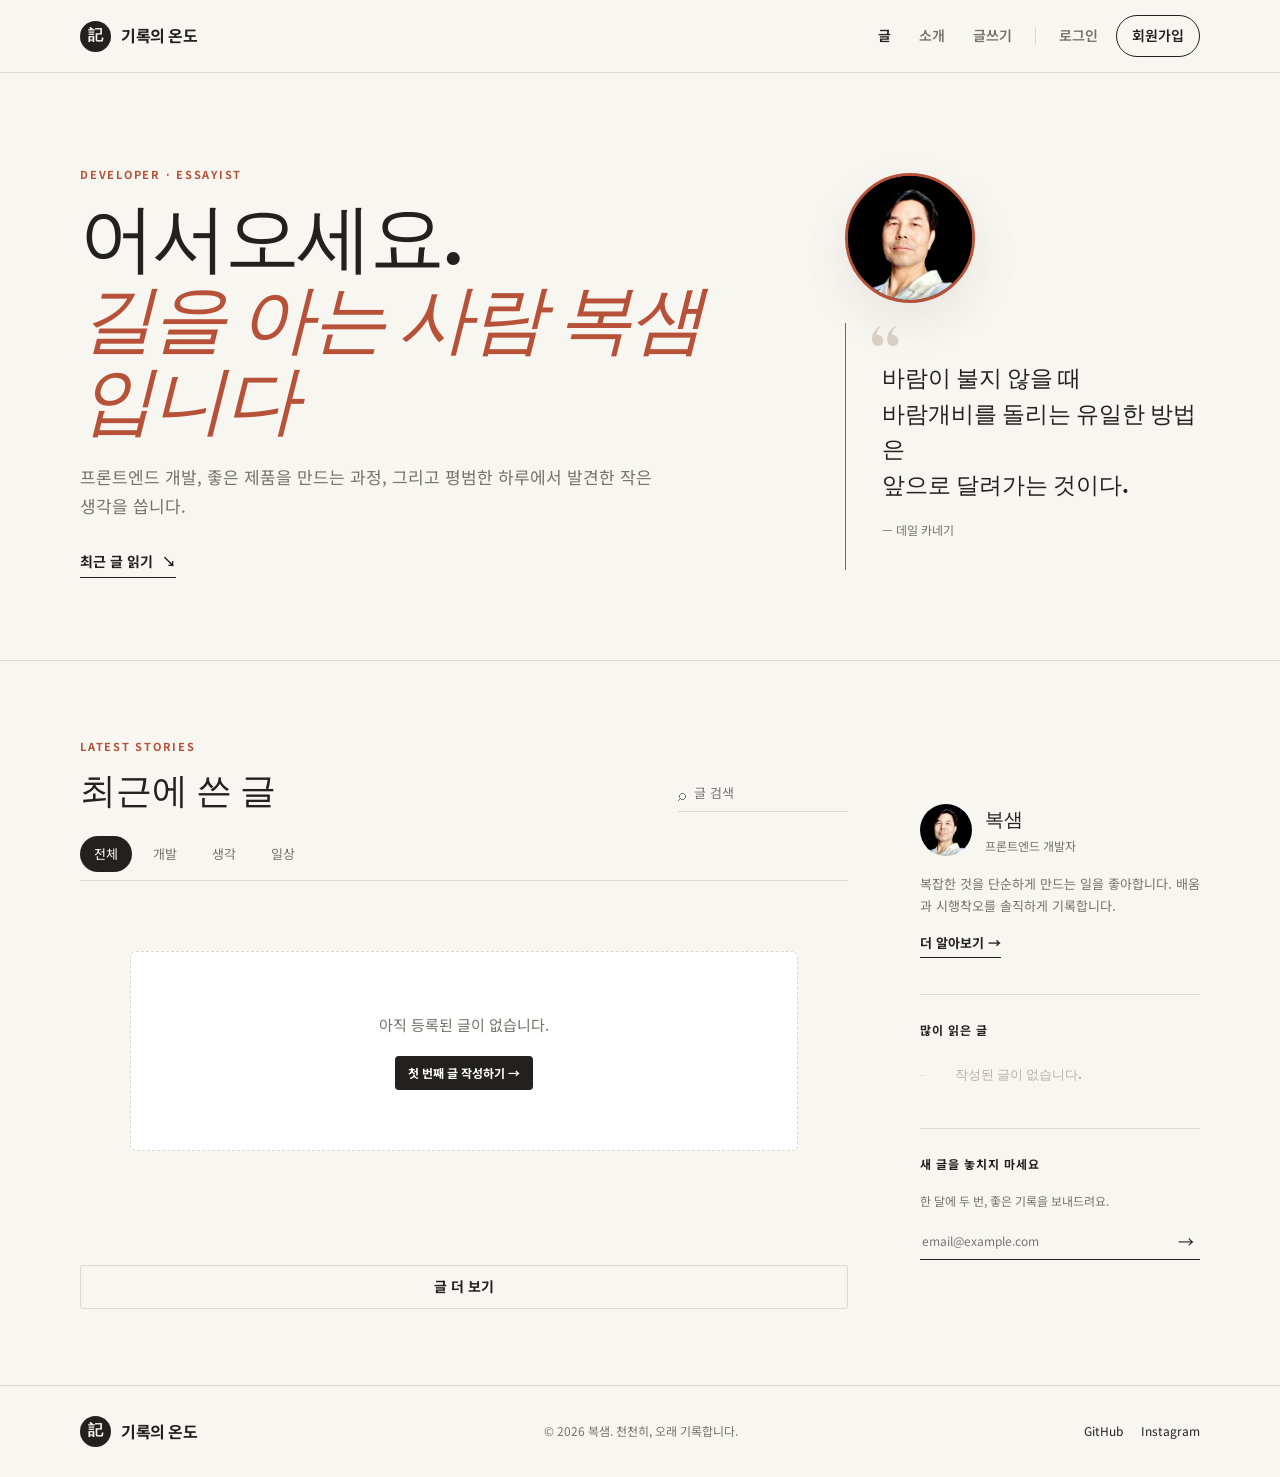
<file: index.html>
<!DOCTYPE html>
<html lang="ko">
<head>
  <meta charset="UTF-8" />
  <meta name="viewport" content="width=device-width, initial-scale=1.0" />
  <meta name="description" content="개발과 일상의 발견을 기록하는 복샘의 개인 블로그" />
  <title>기록의 온도 — 복샘의 블로그</title>
  <link rel="preconnect" href="https://fonts.googleapis.com" />
  <link rel="preconnect" href="https://fonts.gstatic.com" crossorigin />
  <link rel="stylesheet" href="https://fonts.googleapis.com/css2?family=DM+Serif+Display:ital@0;1&family=Noto+Sans+KR:wght@400;500;600;700&display=swap" />
  <link rel="stylesheet" href="css/style.css" />
</head>
<body data-page="posts">
  <header class="site-header">
    <div class="container header-inner">
      <a class="brand" href="index.html" aria-label="기록의 온도 홈"><span class="brand-mark">記</span><span>기록의 온도</span></a>
      <button class="menu-toggle" type="button" aria-label="메뉴 열기" aria-expanded="false"><span></span><span></span><span></span></button>
      <nav class="site-nav" aria-label="주요 메뉴">
        <a class="active" href="index.html">글</a><a href="profile.html">소개</a><a href="write.html">글쓰기</a>
        <span class="nav-divider" aria-hidden="true"></span><a href="login.html" class="nav-login">로그인</a><a class="nav-cta nav-signup" href="signup.html">회원가입</a>
      </nav>
    </div>
  </header>
  <main>
    <section class="blog-hero">
      <div class="container hero-layout">
        <div>
          <p class="eyebrow">DEVELOPER · ESSAYIST</p>
          <h1>어서오세요.<br /><em>길을 아는 사람 복샘입니다</em></h1>
          <p class="hero-description">프론트엔드 개발, 좋은 제품을 만드는 과정, 그리고 평범한 하루에서 발견한 작은 생각을 씁니다.</p>
          <a class="text-link" href="#latest">최근 글 읽기 <span aria-hidden="true">↘</span></a>
        </div>
        <div class="hero-profile-box">
          <div class="hero-avatar-wrap">
            <img src="assets/images/boksem.jpg" alt="복샘 프로필 사진" class="hero-avatar" />
          </div>
          <blockquote class="hero-note">
            <span class="quote-mark">“</span>
            <p>바람이 불지 않을 때<br />바람개비를 돌리는 유일한 방법은<br />앞으로 달려가는 것이다.</p>
            <footer>— 데일 카네기</footer>
          </blockquote>
        </div>
      </div>
    </section>
    <section class="section" id="latest">
      <div class="container content-layout">
        <div class="content-main">
          <div class="section-heading"><div><p class="eyebrow">LATEST STORIES</p><h2>최근에 쓴 글</h2></div><label class="search-box"><span class="sr-only">글 검색</span><span aria-hidden="true">⌕</span><input id="post-search" type="search" placeholder="글 검색" /></label></div>
          <div class="category-tabs" role="tablist" aria-label="카테고리 필터"><button class="is-active" type="button" data-filter="all">전체</button><button type="button" data-filter="개발">개발</button><button type="button" data-filter="생각">생각</button><button type="button" data-filter="일상">일상</button></div>
          <div id="post-list" class="post-list" aria-live="polite"></div><p id="empty-state" class="empty-state" hidden>조건에 맞는 글이 없습니다.</p><button id="load-more" class="button secondary wide" type="button">글 더 보기</button>
        </div>
        <aside class="sidebar" aria-label="블로그 정보">
          <div class="author-mini"><img src="assets/images/boksem.jpg" alt="복샘 프로필 사진" /><div><strong>복샘</strong><p>프론트엔드 개발자</p></div></div>
          <p class="sidebar-copy">복잡한 것을 단순하게 만드는 일을 좋아합니다. 배움과 시행착오를 솔직하게 기록합니다.</p><a class="text-link small" href="profile.html">더 알아보기 →</a>
          <div class="sidebar-block"><p class="sidebar-title">많이 읽은 글</p><ol class="popular-list" id="popular-list"></ol></div>
          <div class="newsletter"><p class="sidebar-title">새 글을 놓치지 마세요</p><p>한 달에 두 번, 좋은 기록을 보내드려요.</p><form class="inline-form" data-demo-form data-message="구독 신청이 완료되었습니다."><label class="sr-only" for="subscribe-email">이메일</label><input id="subscribe-email" type="email" placeholder="email@example.com" required /><button type="submit" aria-label="구독 신청">→</button></form><p class="form-status" role="status"></p></div>
        </aside>
      </div>
    </section>
  </main>
  <footer class="site-footer"><div class="container footer-inner"><a class="brand" href="index.html"><span class="brand-mark">記</span><span>기록의 온도</span></a><p>© 2026 복샘. 천천히, 오래 기록합니다.</p><div><a href="https://github.com/ohenrosang-a11y/0901_project" target="_blank" rel="noreferrer">GitHub</a><a href="#">Instagram</a></div></div></footer>
  <script src="js/main.js"></script>
</body>
</html>
</file>
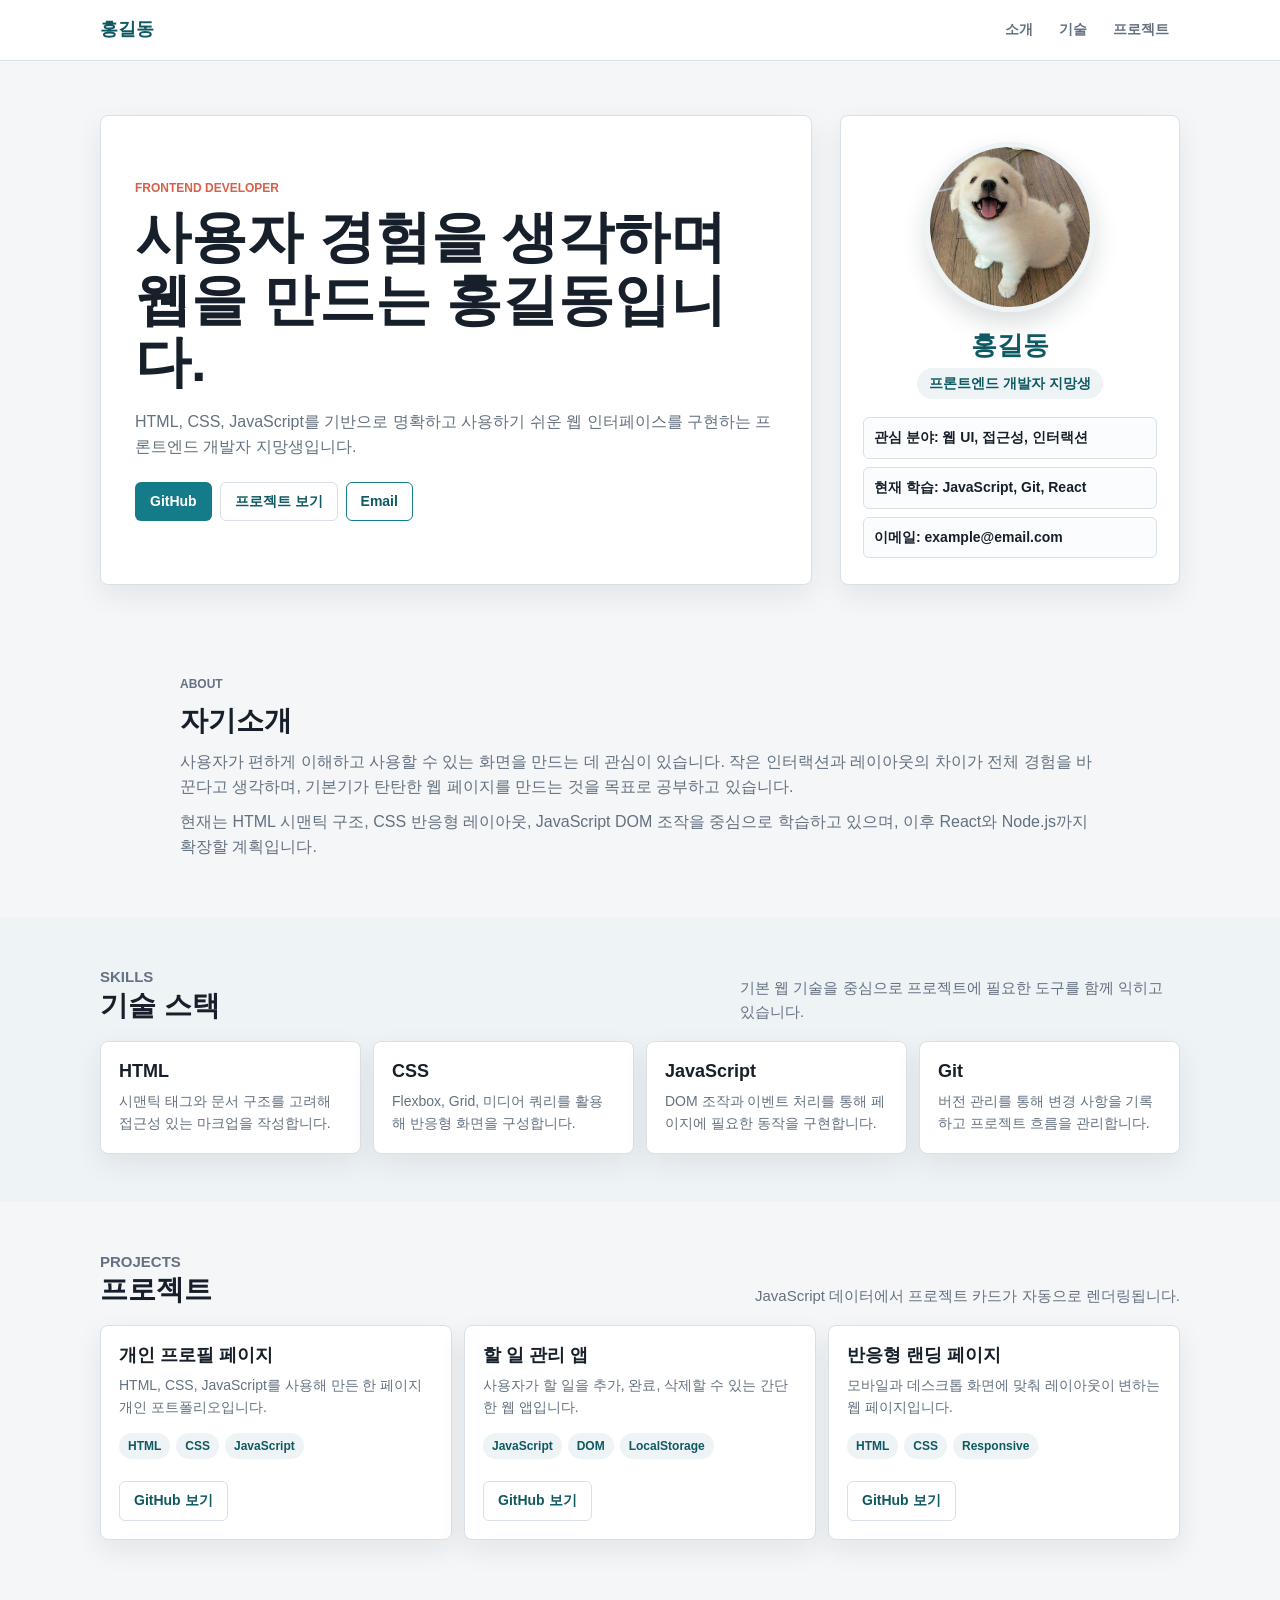
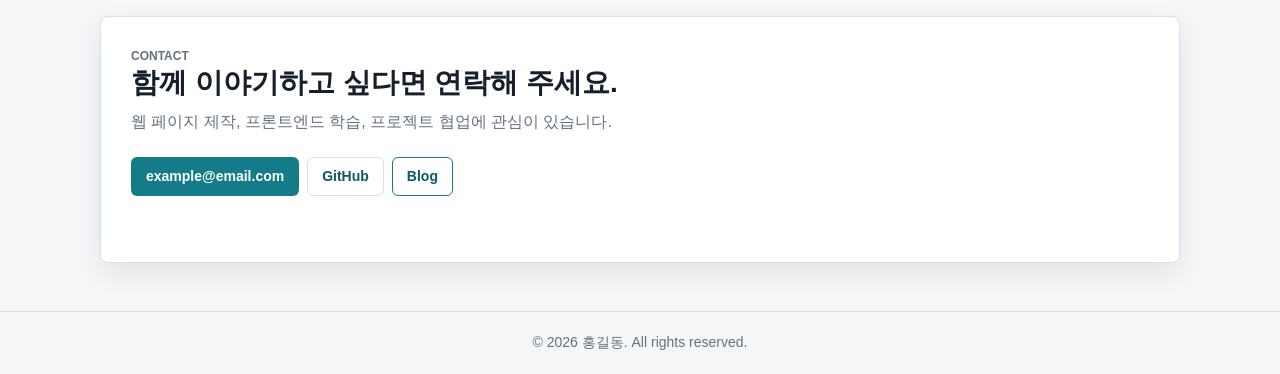
<file: frontend/index.html>
<!DOCTYPE html>
<html lang="ko">
  <head>
    <meta charset="UTF-8" />
    <meta name="viewport" content="width=device-width, initial-scale=1.0" />
    <title>홍길동 | 개인 프로필</title>
    <link rel="stylesheet" href="css/style.css" />
  </head>
  <body>
    <header class="site-header">
      <div class="container header-inner">
        <a class="logo" href="index.html" aria-label="홈으로 이동">홍길동</a>
        <button class="menu-toggle" type="button" aria-label="메뉴 열기" aria-expanded="false">
          <span></span>
          <span></span>
          <span></span>
        </button>
        <nav class="site-nav" aria-label="주요 메뉴">
          <a href="about.html">소개</a>
          <a href="skills.html">기술</a>
          <a href="projects.html">프로젝트</a>
        </nav>
      </div>
    </header>

    <main id="home">
      <section class="hero section">
        <div class="container hero-grid">
          <div class="hero-content">
            <p class="eyebrow">Frontend Developer</p>
            <h1>사용자 경험을 생각하며 웹을 만드는 홍길동입니다.</h1>
            <p class="hero-description">
              HTML, CSS, JavaScript를 기반으로 명확하고 사용하기 쉬운 웹 인터페이스를 구현하는
              프론트엔드 개발자 지망생입니다.
            </p>
            <div class="hero-actions">
              <a class="button primary" href="https://github.com/example" target="_blank" rel="noreferrer">GitHub</a>
              <a class="button secondary" href="projects.html">프로젝트 보기</a>
              <a class="button ghost" href="mailto:example@email.com">Email</a>
            </div>
          </div>

          <div class="profile-card" aria-label="프로필 요약">
            <img class="profile-image" src="assets/images/images.jfif" alt="홍길동 프로필 사진" />
            <h2>홍길동</h2>
            <p>프론트엔드 개발자 지망생</p>
            <ul class="profile-meta">
              <li>관심 분야: 웹 UI, 접근성, 인터랙션</li>
              <li>현재 학습: JavaScript, Git, React</li>
              <li>이메일: example@email.com</li>
            </ul>
          </div>
        </div>
      </section>

      <section id="about" class="section">
        <div class="container narrow">
          <p class="section-label">About</p>
          <h2>자기소개</h2>
          <p>
            사용자가 편하게 이해하고 사용할 수 있는 화면을 만드는 데 관심이 있습니다. 작은
            인터랙션과 레이아웃의 차이가 전체 경험을 바꾼다고 생각하며, 기본기가 탄탄한 웹
            페이지를 만드는 것을 목표로 공부하고 있습니다.
          </p>
          <p>
            현재는 HTML 시맨틱 구조, CSS 반응형 레이아웃, JavaScript DOM 조작을 중심으로
            학습하고 있으며, 이후 React와 Node.js까지 확장할 계획입니다.
          </p>
        </div>
      </section>

      <section id="skills" class="section muted">
        <div class="container">
          <div class="section-heading">
            <div>
              <p class="section-label">Skills</p>
              <h2>기술 스택</h2>
            </div>
            <p>기본 웹 기술을 중심으로 프로젝트에 필요한 도구를 함께 익히고 있습니다.</p>
          </div>
          <div class="skill-grid">
            <article class="skill-card">
              <h3>HTML</h3>
              <p>시맨틱 태그와 문서 구조를 고려해 접근성 있는 마크업을 작성합니다.</p>
            </article>
            <article class="skill-card">
              <h3>CSS</h3>
              <p>Flexbox, Grid, 미디어 쿼리를 활용해 반응형 화면을 구성합니다.</p>
            </article>
            <article class="skill-card">
              <h3>JavaScript</h3>
              <p>DOM 조작과 이벤트 처리를 통해 페이지에 필요한 동작을 구현합니다.</p>
            </article>
            <article class="skill-card">
              <h3>Git</h3>
              <p>버전 관리를 통해 변경 사항을 기록하고 프로젝트 흐름을 관리합니다.</p>
            </article>
          </div>
        </div>
      </section>

      <section id="projects" class="section">
        <div class="container">
          <div class="section-heading">
            <div>
              <p class="section-label">Projects</p>
              <h2>프로젝트</h2>
            </div>
            <p>JavaScript 데이터에서 프로젝트 카드가 자동으로 렌더링됩니다.</p>
          </div>
          <div id="project-list" class="project-grid" aria-live="polite"></div>
        </div>
      </section>

      <section id="contact" class="section contact-section">
        <div class="container contact-box">
          <p class="section-label">Contact</p>
          <h2>함께 이야기하고 싶다면 연락해 주세요.</h2>
          <p>웹 페이지 제작, 프론트엔드 학습, 프로젝트 협업에 관심이 있습니다.</p>
          <div class="contact-actions">
            <a class="button primary" href="mailto:example@email.com" data-contact="email">example@email.com</a>
            <a class="button secondary" href="https://github.com/example" target="_blank" rel="noreferrer">GitHub</a>
            <a class="button ghost" href="https://example.com" target="_blank" rel="noreferrer">Blog</a>
          </div>
          <p id="contact-message" class="contact-message" role="status"></p>
        </div>
      </section>
    </main>

    <footer class="site-footer">
      <div class="container">
        <p>&copy; 2026 홍길동. All rights reserved.</p>
      </div>
    </footer>

    <script src="js/main.js"></script>
  </body>
</html>
</file>
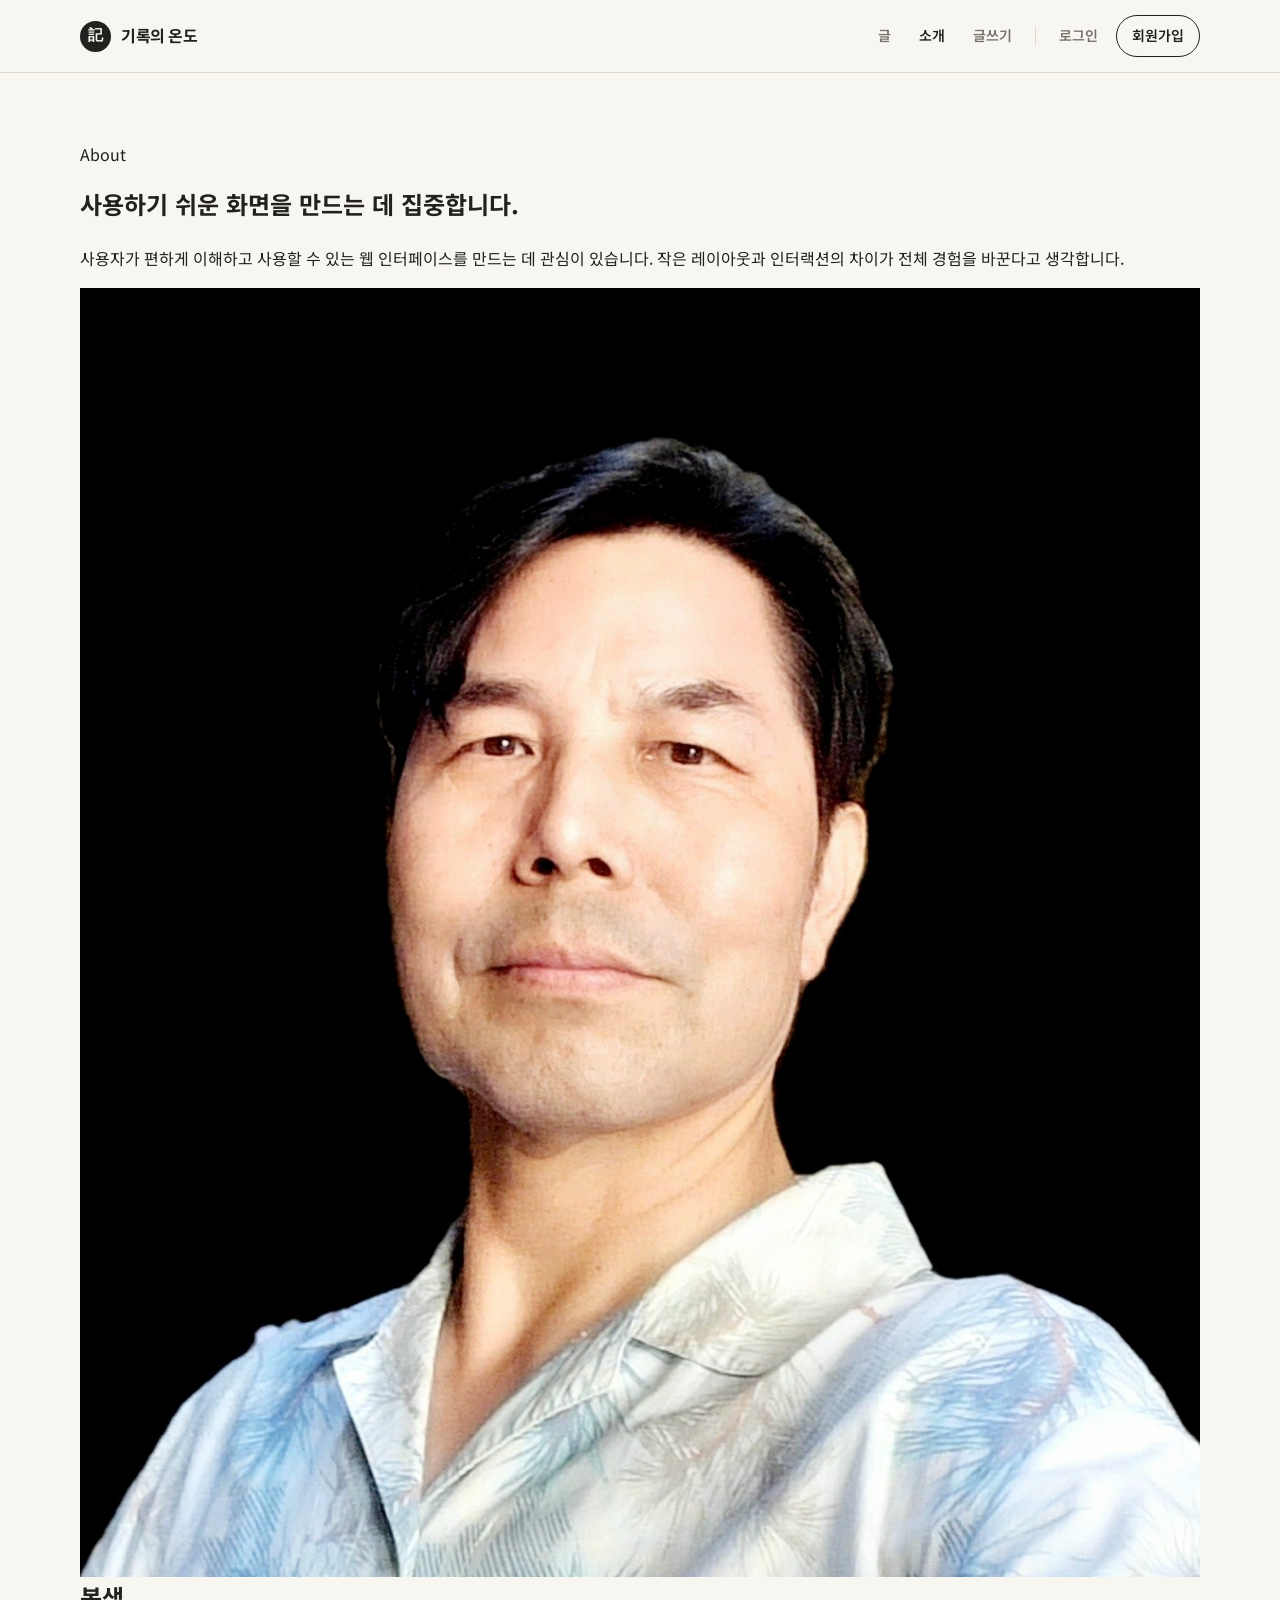
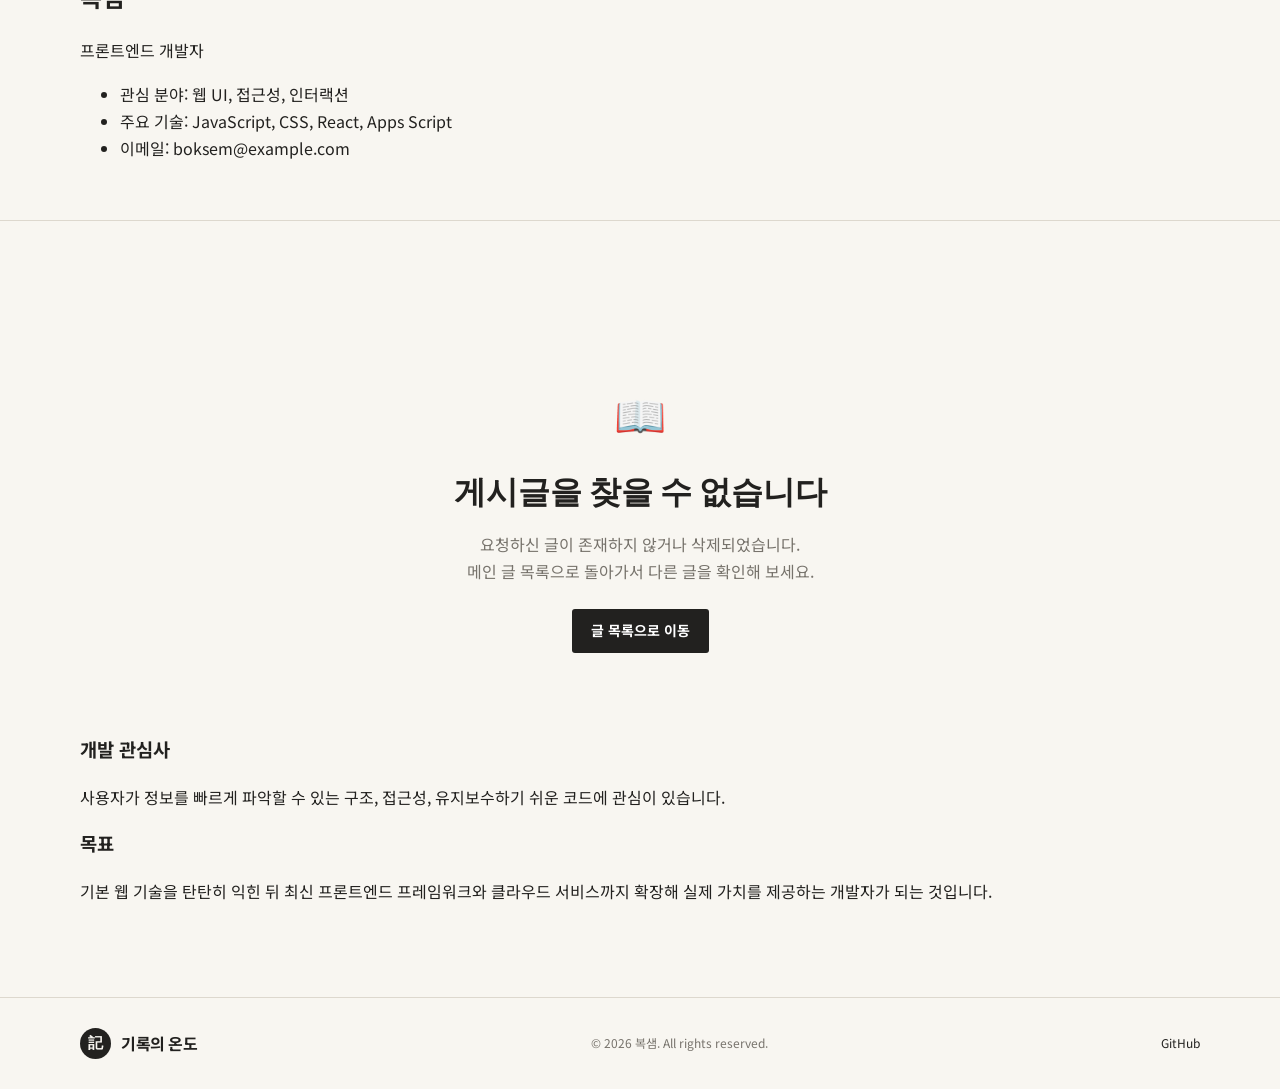
<file: about.html>
<!DOCTYPE html>
<html lang="ko">
  <head>
    <meta charset="UTF-8" />
    <meta name="viewport" content="width=device-width, initial-scale=1.0" />
    <title>소개 | 복샘 — 기록의 온도</title>
    <link rel="preconnect" href="https://fonts.googleapis.com" />
    <link rel="preconnect" href="https://fonts.gstatic.com" crossorigin />
    <link rel="stylesheet" href="https://fonts.googleapis.com/css2?family=DM+Serif+Display:ital@0;1&family=Noto+Sans+KR:wght@400;500;600;700&display=swap" />
    <link rel="stylesheet" href="css/style.css" />
  </head>
  <body>
    <header class="site-header">
      <div class="container header-inner">
        <a class="brand" href="index.html" aria-label="기록의 온도 홈">
          <span class="brand-mark">記</span>
          <span>기록의 온도</span>
        </a>
        <button class="menu-toggle" type="button" aria-label="메뉴 열기" aria-expanded="false">
          <span></span>
          <span></span>
          <span></span>
        </button>
        <nav class="site-nav" aria-label="주요 메뉴">
          <a href="index.html">글</a>
          <a class="active" href="profile.html">소개</a>
          <a href="write.html">글쓰기</a>
          <span class="nav-divider" aria-hidden="true"></span>
          <a href="login.html" class="nav-login">로그인</a>
          <a class="nav-cta nav-signup" href="signup.html">회원가입</a>
        </nav>
      </div>
    </header>

    <main>
      <section class="section page-hero">
        <div class="container page-grid">
          <div class="page-panel">
            <p class="section-label">About</p>
            <h1>사용하기 쉬운 화면을 만드는 데 집중합니다.</h1>
            <p>
              사용자가 편하게 이해하고 사용할 수 있는 웹 인터페이스를 만드는 데 관심이 있습니다.
              작은 레이아웃과 인터랙션의 차이가 전체 경험을 바꾼다고 생각합니다.
            </p>
          </div>
          <aside class="profile-card" aria-label="프로필 요약">
            <img class="profile-image" src="assets/images/boksem.jpg" alt="복샘 프로필 사진" />
            <h2>복샘</h2>
            <p>프론트엔드 개발자</p>
            <ul class="profile-meta">
              <li>관심 분야: 웹 UI, 접근성, 인터랙션</li>
              <li>주요 기술: JavaScript, CSS, React, Apps Script</li>
              <li>이메일: boksem@example.com</li>
            </ul>
          </aside>
        </div>
      </section>

      <section class="section muted">
        <div class="container content-list">
          <article class="skill-card">
            <h3>학습 방향</h3>
            <p>HTML 시맨틱 구조, CSS 반응형 레이아웃, JavaScript DOM 조작을 중심으로 기본기를 다지고 있습니다.</p>
          </article>
          <article class="skill-card">
            <h3>개발 관심사</h3>
            <p>사용자가 정보를 빠르게 파악할 수 있는 구조, 접근성, 유지보수하기 쉬운 코드에 관심이 있습니다.</p>
          </article>
          <article class="skill-card">
            <h3>목표</h3>
            <p>기본 웹 기술을 탄탄히 익힌 뒤 최신 프론트엔드 프레임워크와 클라우드 서비스까지 확장해 실제 가치를 제공하는 개발자가 되는 것입니다.</p>
          </article>
        </div>
      </section>
    </main>

    <footer class="site-footer">
      <div class="container footer-inner">
        <a class="brand" href="index.html"><span class="brand-mark">記</span><span>기록의 온도</span></a>
        <p>&copy; 2026 복샘. All rights reserved.</p>
        <div>
          <a href="https://github.com/ohenrosang-a11y/0901_project" target="_blank" rel="noreferrer">GitHub</a>
        </div>
      </div>
    </footer>

    <script src="js/main.js"></script>
  </body>
</html>
</file>
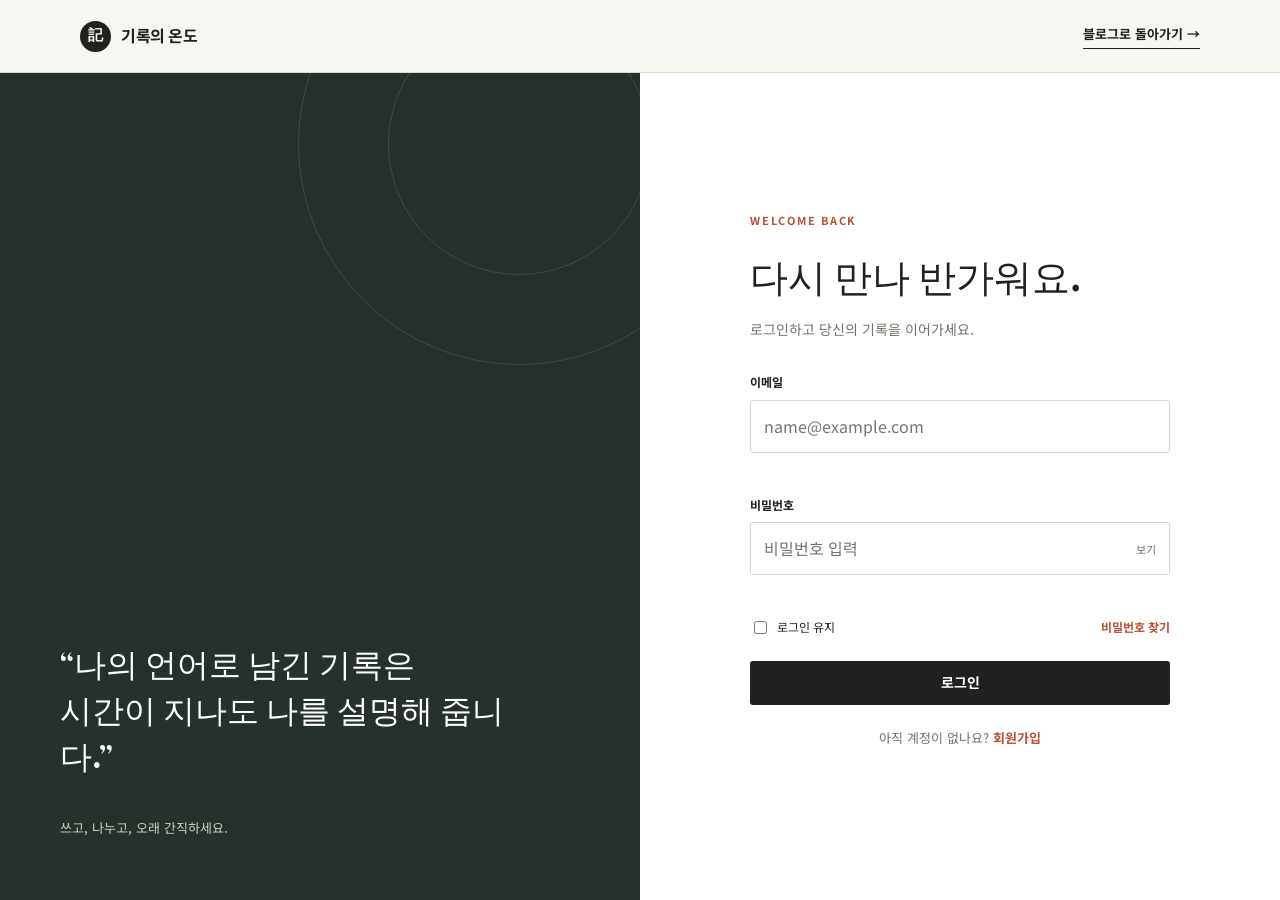
<file: login.html>
<!DOCTYPE html>
<html lang="ko">
<head>
  <meta charset="UTF-8" />
  <meta name="viewport" content="width=device-width, initial-scale=1.0" />
  <title>로그인 — 기록의 온도</title>
  <link rel="preconnect" href="https://fonts.googleapis.com" />
  <link rel="preconnect" href="https://fonts.gstatic.com" crossorigin />
  <link rel="stylesheet" href="https://fonts.googleapis.com/css2?family=DM+Serif+Display:ital@0;1&family=Noto+Sans+KR:wght@400;500;600;700&display=swap" />
  <link rel="stylesheet" href="css/style.css" />
</head>
<body>
  <header class="site-header">
    <div class="container header-inner">
      <a class="brand" href="index.html">
        <span class="brand-mark">記</span>
        <span>기록의 온도</span>
      </a>
      <a class="text-link small" href="index.html">블로그로 돌아가기 →</a>
    </div>
  </header>
  <main class="auth-page">
    <section class="auth-visual">
      <div class="auth-quote">
        <p>“나의 언어로 남긴 기록은<br />시간이 지나도 나를 설명해 줍니다.”</p>
        <span>쓰고, 나누고, 오래 간직하세요.</span>
      </div>
    </section>
    <section class="auth-panel">
      <div class="auth-card">
        <p class="eyebrow">WELCOME BACK</p>
        <h1>다시 만나 반가워요.</h1>
        <p class="auth-sub">로그인하고 당신의 기록을 이어가세요.</p>
        <form class="auth-form" novalidate data-auth-action="login">
          <div class="success-box" hidden role="status"></div>
          <div class="field">
            <label for="login-email">이메일</label>
            <input id="login-email" name="email" type="email" autocomplete="email" placeholder="name@example.com" required />
            <p class="field-error"></p>
          </div>
          <div class="field">
            <label for="login-password">비밀번호</label>
            <div class="password-wrap">
              <input id="login-password" name="password" type="password" autocomplete="current-password" placeholder="비밀번호 입력" required />
              <button class="password-toggle" type="button">보기</button>
            </div>
            <p class="field-error"></p>
          </div>
          <div class="form-options">
            <label class="check">
              <input type="checkbox" name="remember" /> 로그인 유지
            </label>
            <a href="#">비밀번호 찾기</a>
          </div>
          <button class="button primary" type="submit">로그인</button>
        </form>
        <p class="auth-switch">아직 계정이 없나요? <a href="signup.html">회원가입</a></p>
      </div>
    </section>
  </main>
  <script src="js/main.js"></script>
</body>
</html>
</file>
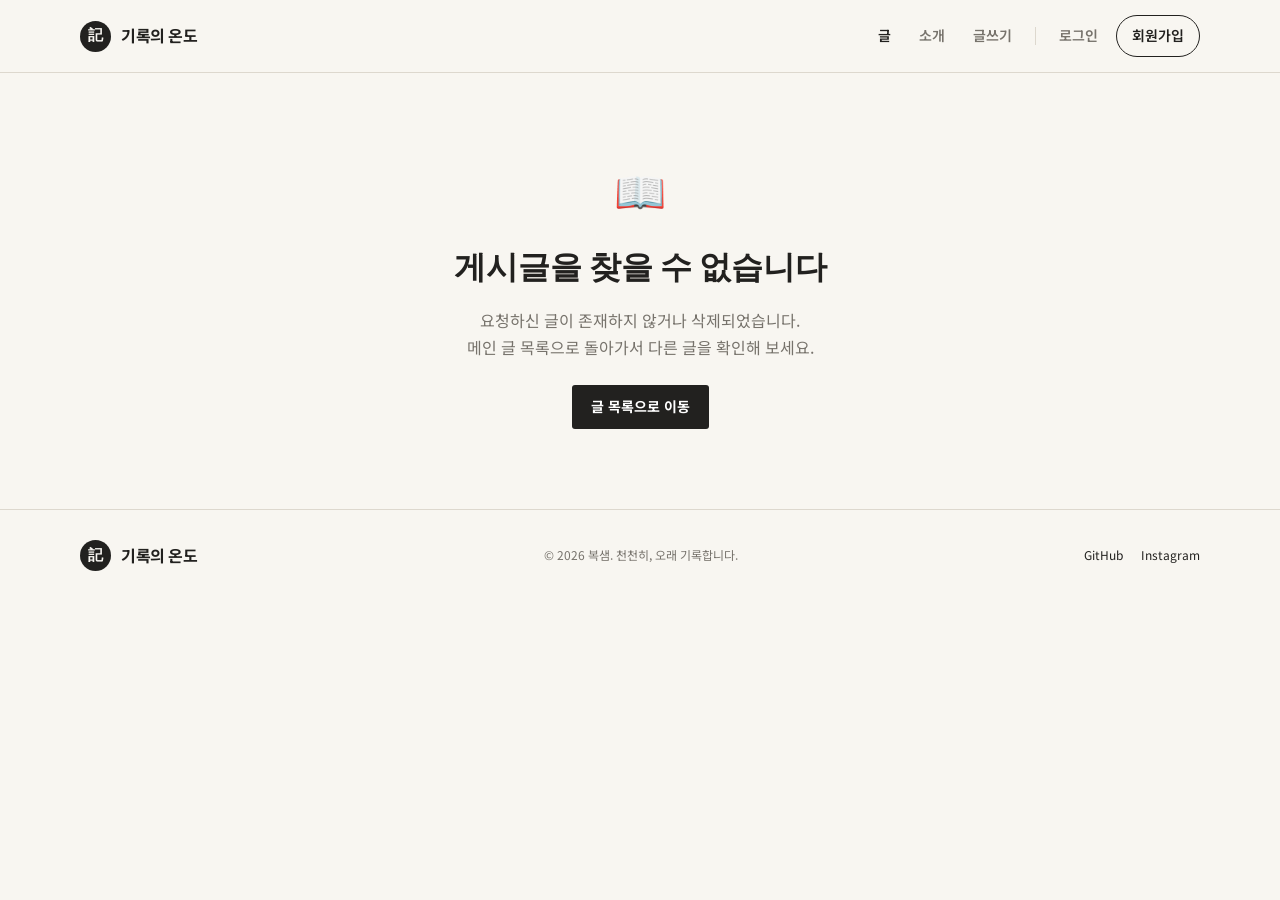
<file: post-detail.html>
<!DOCTYPE html>
<html lang="ko">
<head>
  <meta charset="UTF-8" />
  <meta name="viewport" content="width=device-width, initial-scale=1.0" />
  <meta name="description" content="기록의 온도 — 블로그 상세 글 읽기" />
  <title>기록의 온도</title>
  <link rel="preconnect" href="https://fonts.googleapis.com" />
  <link rel="preconnect" href="https://fonts.gstatic.com" crossorigin />
  <link rel="stylesheet" href="https://fonts.googleapis.com/css2?family=DM+Serif+Display:ital@0;1&family=Noto+Sans+KR:wght@400;500;600;700&display=swap" />
  <link rel="stylesheet" href="css/style.css" />
</head>
<body>
  <header class="site-header">
    <div class="container header-inner">
      <a class="brand" href="index.html" aria-label="기록의 온도 홈"><span class="brand-mark">記</span><span>기록의 온도</span></a>
      <button class="menu-toggle" type="button" aria-label="메뉴 열기" aria-expanded="false"><span></span><span></span><span></span></button>
      <nav class="site-nav" aria-label="주요 메뉴">
        <a class="active" href="index.html">글</a><a href="profile.html">소개</a><a href="write.html">글쓰기</a>
        <span class="nav-divider"></span><a href="login.html" class="nav-login">로그인</a><a class="nav-cta nav-signup" href="signup.html">회원가입</a>
      </nav>
    </div>
  </header>
  <main>
    <article>
      <header class="article-header container">
        <a class="category" href="index.html">기록</a>
        <h1>게시글을 불러오는 중...</h1>
        <div class="article-meta"></div>
      </header>
      <div class="article-cover" role="img" aria-label="글 커버 이미지">{ note }</div>
      <div class="container article-layout">
        <aside class="share-rail" aria-label="글 반응 및 공유">
          <button class="icon-button" type="button" data-like aria-label="좋아요" aria-pressed="false">♡</button>
          <button class="icon-button" type="button" data-copy aria-label="링크 복사">↗</button>
        </aside>
        <div class="article-body"></div>
        <aside class="article-toc" style="display:none;"></aside>
      </div>
    </article>
  </main>
  <footer class="site-footer">
    <div class="container footer-inner">
      <a class="brand" href="index.html"><span class="brand-mark">記</span><span>기록의 온도</span></a>
      <p>© 2026 복샘. 천천히, 오래 기록합니다.</p>
      <div><a href="https://github.com/ohenrosang-a11y/0901_project" target="_blank" rel="noreferrer">GitHub</a><a href="#">Instagram</a></div>
    </div>
  </footer>
  <script src="js/main.js"></script>
</body>
</html>
</file>
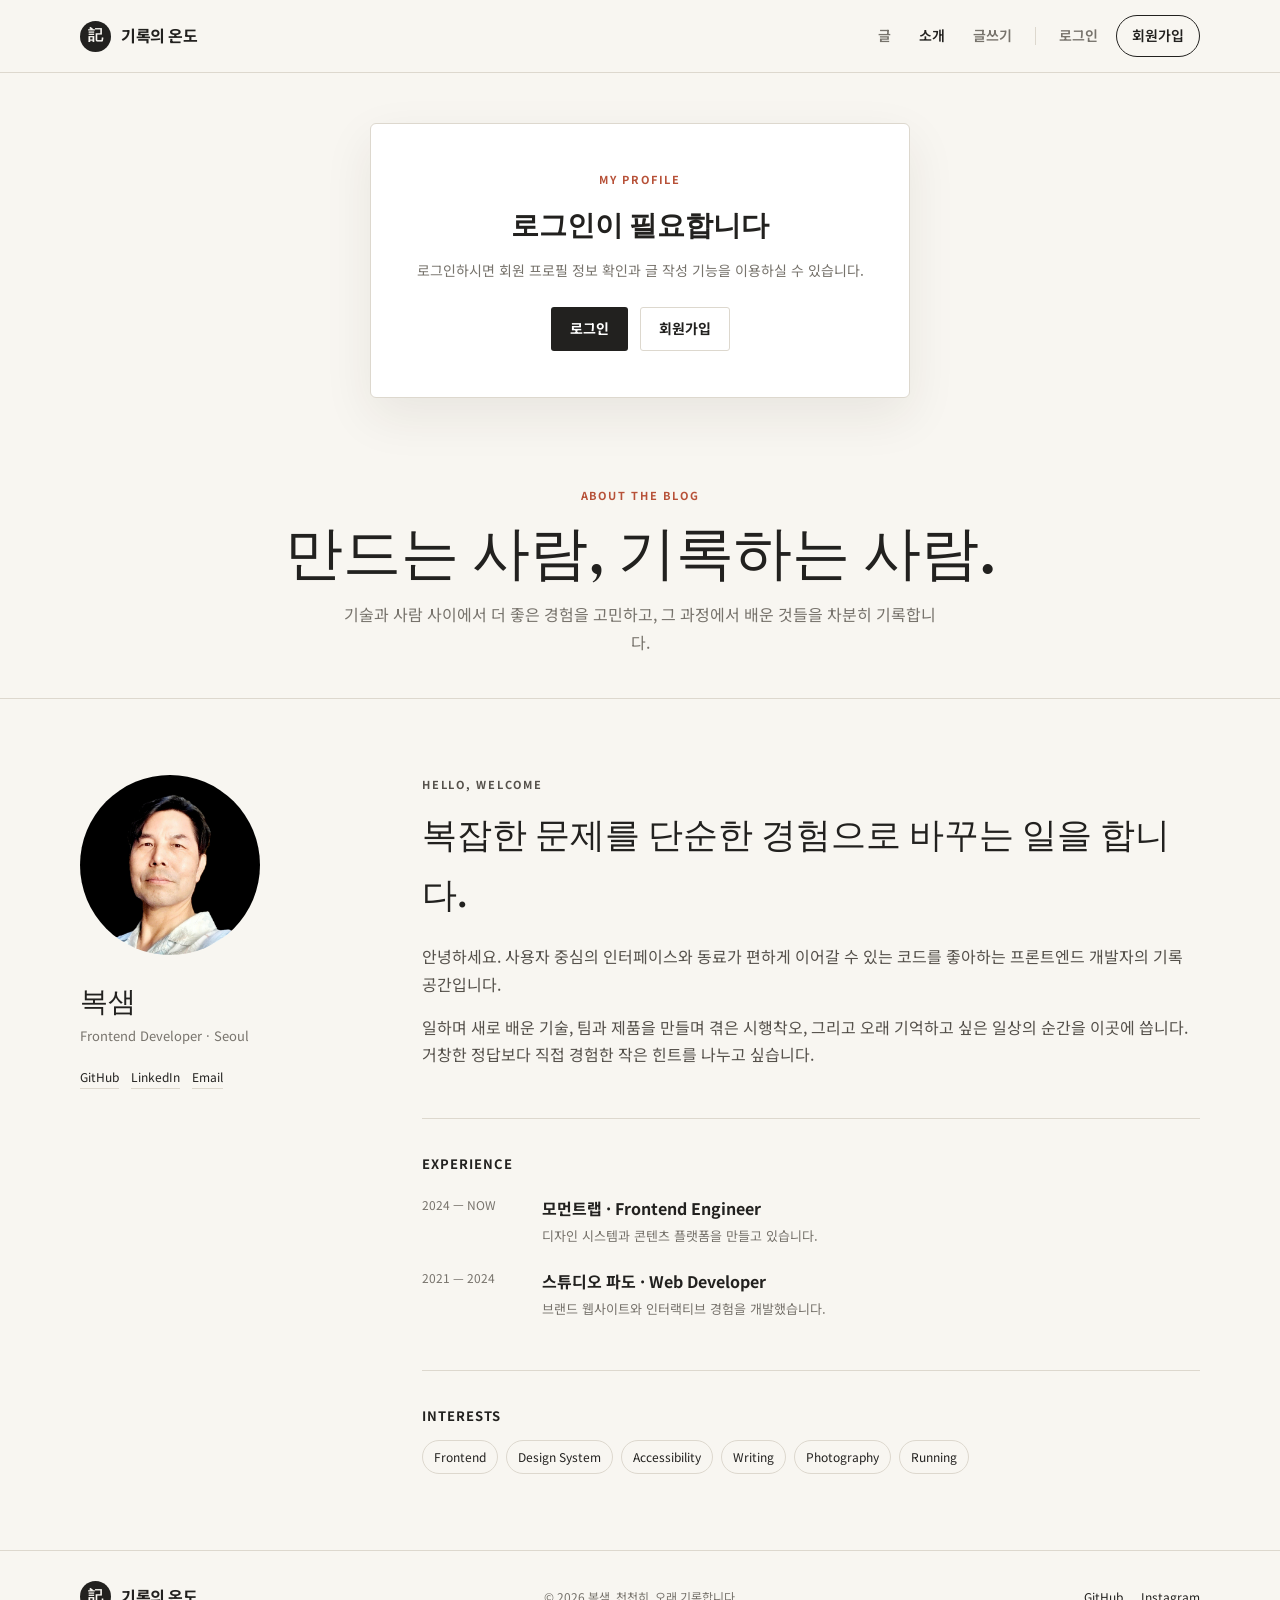
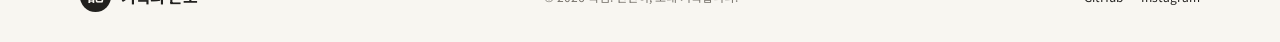
<file: profile.html>
<!DOCTYPE html>
<html lang="ko">
<head>
  <meta charset="UTF-8" />
  <meta name="viewport" content="width=device-width, initial-scale=1.0" />
  <title>프로필 — 기록의 온도</title>
  <link rel="preconnect" href="https://fonts.googleapis.com" />
  <link rel="preconnect" href="https://fonts.gstatic.com" crossorigin />
  <link rel="stylesheet" href="https://fonts.googleapis.com/css2?family=DM+Serif+Display:ital@0;1&family=Noto+Sans+KR:wght@400;500;600;700&display=swap" />
  <link rel="stylesheet" href="css/style.css" />
</head>
<body>
  <header class="site-header">
    <div class="container header-inner">
      <a class="brand" href="index.html" aria-label="기록의 온도 홈">
        <span class="brand-mark">記</span>
        <span>기록의 온도</span>
      </a>
      <button class="menu-toggle" type="button" aria-label="메뉴 열기" aria-expanded="false">
        <span></span><span></span><span></span>
      </button>
      <nav class="site-nav" aria-label="주요 메뉴">
        <a href="index.html">글</a>
        <a class="active" href="profile.html">소개</a>
        <a href="write.html">글쓰기</a>
        <span class="nav-divider" aria-hidden="true"></span>
        <a href="login.html" class="nav-login">로그인</a>
        <a class="nav-cta nav-signup" href="signup.html">회원가입</a>
      </nav>
    </div>
  </header>

  <main>
    <!-- 1. 로그인된 사용자 전용 프로필 카드 -->
    <section class="user-profile-section" id="user-profile-view" hidden>
      <div class="container">
        <div class="user-card">
          <div class="user-header">
            <div class="user-avatar" id="profile-avatar">U</div>
            <div class="user-main-info">
              <div class="user-title-row">
                <h1 class="user-name" id="user-display-name">사용자</h1>
                <span class="badge" id="user-display-badge">정회원</span>
              </div>
              <p class="user-nickname" id="user-display-nickname">@nickname</p>
            </div>
          </div>
          <div class="user-info-grid">
            <div class="info-item">
              <span class="info-label">이메일 계정</span>
              <strong id="user-display-email">user@example.com</strong>
            </div>
            <div class="info-item">
              <span class="info-label">회원 고유 ID</span>
              <strong id="user-display-id">-</strong>
            </div>
            <div class="info-item">
              <span class="info-label">계정 상태</span>
              <strong class="text-success">인증 완료 (Active)</strong>
            </div>
            <div class="info-item">
              <span class="info-label">데이터베이스</span>
              <strong>Google Sheets 연동</strong>
            </div>
          </div>
          <div class="user-actions">
            <a href="write.html" class="button primary">새 글 쓰기</a>
            <button type="button" class="button secondary" id="profile-logout-btn">로그아웃</button>
          </div>
        </div>

        <!-- 내가 작성한 글 관리 카드 (CRUD) -->
        <div class="user-card my-posts-card">
          <div class="my-posts-header">
            <div>
              <h2 class="section-title">내가 작성한 글 관리</h2>
              <p class="section-desc">발행한 글을 확인하고 수정하거나 삭제할 수 있습니다.</p>
            </div>
            <span class="post-count-badge" id="my-posts-count">0편</span>
          </div>
          <div id="my-posts-list" class="my-posts-list"></div>
          <div id="my-posts-empty" class="my-posts-empty" hidden>
            <p>아직 작성한 글이 없습니다.</p>
            <a href="write.html" class="button secondary btn-sm">첫 글 작성하기 →</a>
          </div>
        </div>
      </div>
    </section>

    <!-- 2. 비로그인 안내 카드 -->
    <section class="guest-profile-section" id="guest-profile-view">
      <div class="container">
        <div class="auth-notice-card">
          <p class="eyebrow">MY PROFILE</p>
          <h2>로그인이 필요합니다</h2>
          <p class="auth-notice-desc">로그인하시면 회원 프로필 정보 확인과 글 작성 기능을 이용하실 수 있습니다.</p>
          <div class="auth-notice-actions">
            <a href="login.html" class="button primary">로그인하기</a>
            <a href="signup.html" class="button secondary">회원가입</a>
          </div>
        </div>
      </div>
    </section>

    <!-- 3. 블로그 및 작가 소개 -->
    <section class="page-hero center">
      <div class="container">
        <p class="eyebrow">ABOUT THE BLOG</p>
        <h2 class="page-title">만드는 사람, 기록하는 사람.</h2>
        <p class="page-intro">기술과 사람 사이에서 더 좋은 경험을 고민하고, 그 과정에서 배운 것들을 차분히 기록합니다.</p>
      </div>
    </section>

    <section class="section">
      <div class="container profile-layout">
        <aside class="profile-aside">
          <img class="profile-photo" src="assets/images/boksem.jpg" alt="복샘 프로필 사진" />
          <h2>복샘</h2>
          <p>Frontend Developer · Seoul</p>
          <div class="social-links">
            <a href="https://github.com/ohenrosang-a11y/0901_project" target="_blank" rel="noreferrer">GitHub</a>
            <a href="#">LinkedIn</a>
            <a href="mailto:boksem@example.com">Email</a>
          </div>
        </aside>
        <div class="profile-body">
          <p class="eyebrow">HELLO, WELCOME</p>
          <h2>복잡한 문제를 단순한 경험으로 바꾸는 일을 합니다.</h2>
          <p>안녕하세요. 사용자 중심의 인터페이스와 동료가 편하게 이어갈 수 있는 코드를 좋아하는 프론트엔드 개발자의 기록 공간입니다.</p>
          <p>일하며 새로 배운 기술, 팀과 제품을 만들며 겪은 시행착오, 그리고 오래 기억하고 싶은 일상의 순간을 이곳에 씁니다. 거창한 정답보다 직접 경험한 작은 힌트를 나누고 싶습니다.</p>
          <div class="profile-section">
            <h3>EXPERIENCE</h3>
            <ul class="timeline">
              <li>
                <time>2024 — NOW</time>
                <div>
                  <strong>모먼트랩 · Frontend Engineer</strong>
                  <p>디자인 시스템과 콘텐츠 플랫폼을 만들고 있습니다.</p>
                </div>
              </li>
              <li>
                <time>2021 — 2024</time>
                <div>
                  <strong>스튜디오 파도 · Web Developer</strong>
                  <p>브랜드 웹사이트와 인터랙티브 경험을 개발했습니다.</p>
                </div>
              </li>
            </ul>
          </div>
          <div class="profile-section">
            <h3>INTERESTS</h3>
            <div class="tag-list">
              <span>Frontend</span>
              <span>Design System</span>
              <span>Accessibility</span>
              <span>Writing</span>
              <span>Photography</span>
              <span>Running</span>
            </div>
          </div>
        </div>
      </div>
    </section>
  </main>

  <footer class="site-footer">
    <div class="container footer-inner">
      <a class="brand" href="index.html">
        <span class="brand-mark">記</span>
        <span>기록의 온도</span>
      </a>
      <p>© 2026 복샘. 천천히, 오래 기록합니다.</p>
      <div>
        <a href="https://github.com/ohenrosang-a11y/0901_project" target="_blank" rel="noreferrer">GitHub</a>
        <a href="#">Instagram</a>
      </div>
    </div>
  </footer>

  <script src="js/main.js"></script>
</body>
</html>
</file>
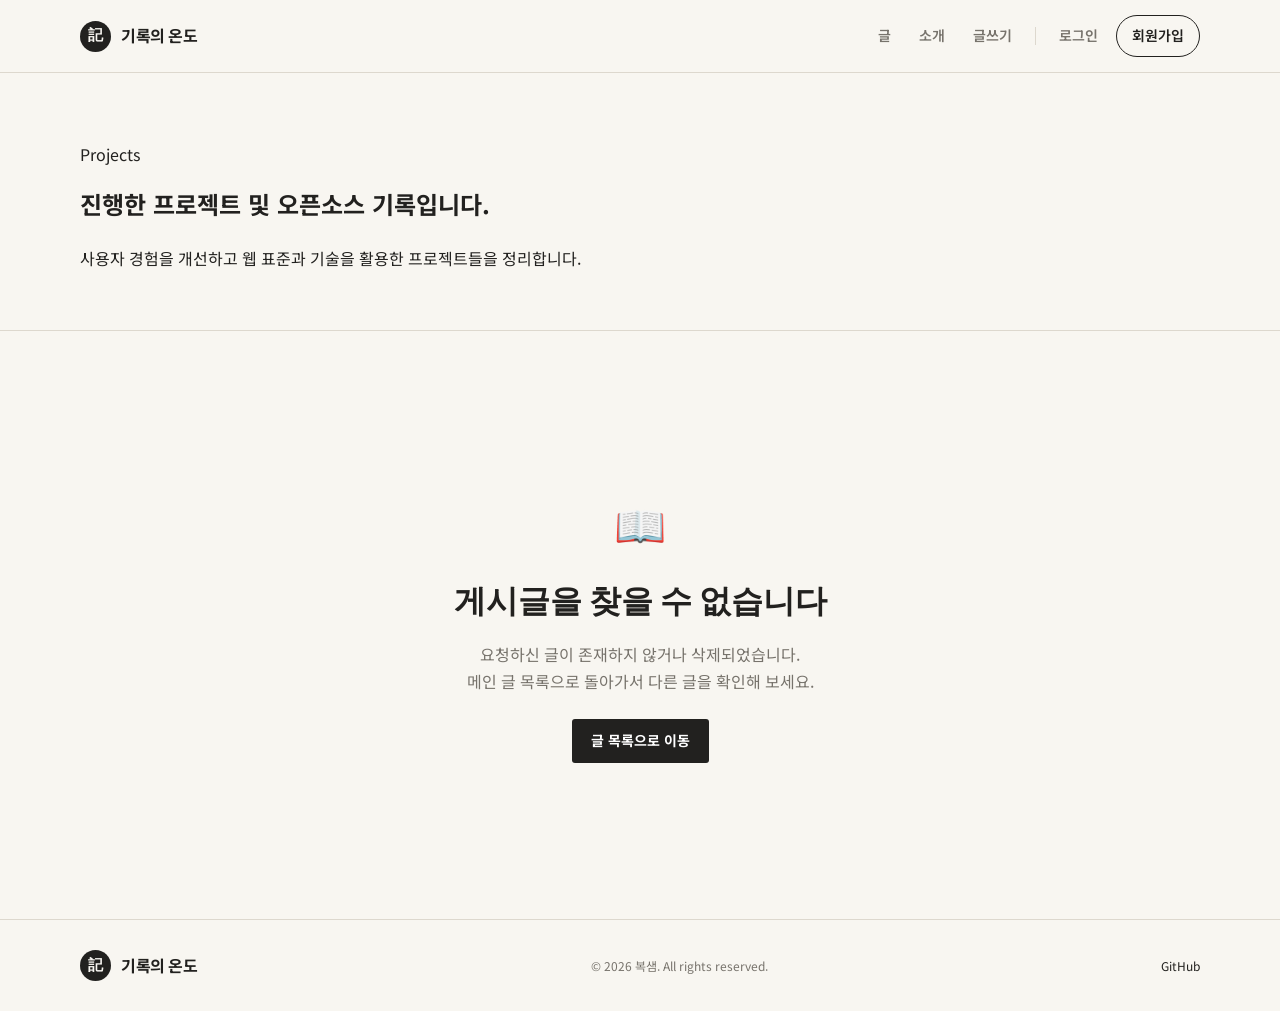
<file: projects.html>
<!DOCTYPE html>
<html lang="ko">
  <head>
    <meta charset="UTF-8" />
    <meta name="viewport" content="width=device-width, initial-scale=1.0" />
    <title>프로젝트 | 복샘 — 기록의 온도</title>
    <link rel="preconnect" href="https://fonts.googleapis.com" />
    <link rel="preconnect" href="https://fonts.gstatic.com" crossorigin />
    <link rel="stylesheet" href="https://fonts.googleapis.com/css2?family=DM+Serif+Display:ital@0;1&family=Noto+Sans+KR:wght@400;500;600;700&display=swap" />
    <link rel="stylesheet" href="css/style.css" />
  </head>
  <body>
    <header class="site-header">
      <div class="container header-inner">
        <a class="brand" href="index.html" aria-label="기록의 온도 홈">
          <span class="brand-mark">記</span>
          <span>기록의 온도</span>
        </a>
        <button class="menu-toggle" type="button" aria-label="메뉴 열기" aria-expanded="false">
          <span></span>
          <span></span>
          <span></span>
        </button>
        <nav class="site-nav" aria-label="주요 메뉴">
          <a href="index.html">글</a>
          <a href="profile.html">소개</a>
          <a href="write.html">글쓰기</a>
          <span class="nav-divider" aria-hidden="true"></span>
          <a href="login.html" class="nav-login">로그인</a>
          <a class="nav-cta nav-signup" href="signup.html">회원가입</a>
        </nav>
      </div>
    </header>

    <main>
      <section class="section page-hero">
        <div class="container page-panel">
          <p class="section-label">Projects</p>
          <h1>진행한 프로젝트 및 오픈소스 기록입니다.</h1>
          <p>사용자 경험을 개선하고 웹 표준과 기술을 활용한 프로젝트들을 정리합니다.</p>
        </div>
      </section>

      <section class="section muted">
        <div class="container">
          <div id="project-list" class="project-grid" aria-live="polite">
            <article class="skill-card">
              <h3>기록의 온도 블로그 & 인증 시스템</h3>
              <p>Google Apps Script와 Spreadsheet를 DB로 활용하는 서버리스 인증과 반응형 블로그 시스템입니다.</p>
              <p><a href="index.html" class="text-link small">블로그 바로가기 →</a></p>
            </article>
          </div>
        </div>
      </section>
    </main>

    <footer class="site-footer">
      <div class="container footer-inner">
        <a class="brand" href="index.html"><span class="brand-mark">記</span><span>기록의 온도</span></a>
        <p>&copy; 2026 복샘. All rights reserved.</p>
        <div>
          <a href="https://github.com/ohenrosang-a11y/0901_project" target="_blank" rel="noreferrer">GitHub</a>
        </div>
      </div>
    </footer>

    <script src="js/main.js"></script>
  </body>
</html>
</file>
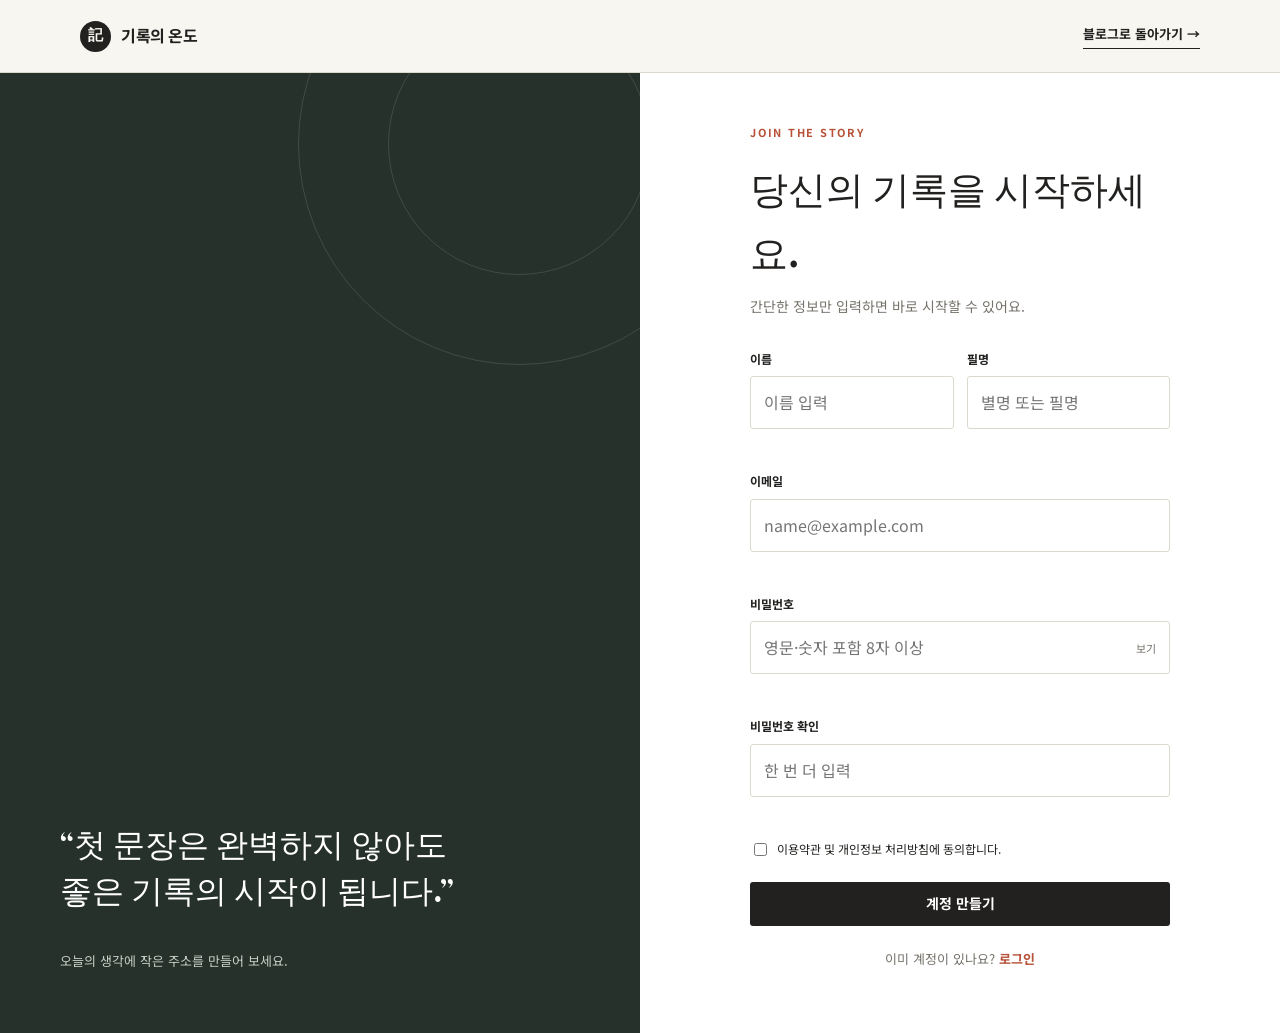
<file: signup.html>
<!DOCTYPE html>
<html lang="ko">
<head>
  <meta charset="UTF-8" />
  <meta name="viewport" content="width=device-width, initial-scale=1.0" />
  <title>회원가입 — 기록의 온도</title>
  <link rel="preconnect" href="https://fonts.googleapis.com" />
  <link rel="preconnect" href="https://fonts.gstatic.com" crossorigin />
  <link rel="stylesheet" href="https://fonts.googleapis.com/css2?family=DM+Serif+Display:ital@0;1&family=Noto+Sans+KR:wght@400;500;600;700&display=swap" />
  <link rel="stylesheet" href="css/style.css" />
</head>
<body>
  <header class="site-header">
    <div class="container header-inner">
      <a class="brand" href="index.html">
        <span class="brand-mark">記</span>
        <span>기록의 온도</span>
      </a>
      <a class="text-link small" href="index.html">블로그로 돌아가기 →</a>
    </div>
  </header>
  <main class="auth-page">
    <section class="auth-visual">
      <div class="auth-quote">
        <p>“첫 문장은 완벽하지 않아도<br />좋은 기록의 시작이 됩니다.”</p>
        <span>오늘의 생각에 작은 주소를 만들어 보세요.</span>
      </div>
    </section>
    <section class="auth-panel">
      <div class="auth-card">
        <p class="eyebrow">JOIN THE STORY</p>
        <h1>당신의 기록을 시작하세요.</h1>
        <p class="auth-sub">간단한 정보만 입력하면 바로 시작할 수 있어요.</p>
        <form class="auth-form" novalidate data-auth-action="signup">
          <div class="success-box" hidden role="status"></div>
          <div class="field-row">
            <div class="field">
              <label for="signup-name">이름</label>
              <input id="signup-name" name="name" type="text" autocomplete="name" placeholder="이름 입력" required />
              <p class="field-error"></p>
            </div>
            <div class="field">
              <label for="signup-nickname">필명</label>
              <input id="signup-nickname" name="nickname" type="text" placeholder="별명 또는 필명" required />
              <p class="field-error"></p>
            </div>
          </div>
          <div class="field">
            <label for="signup-email">이메일</label>
            <input id="signup-email" name="email" type="email" autocomplete="email" placeholder="name@example.com" required />
            <p class="field-error"></p>
          </div>
          <div class="field">
            <label for="signup-password">비밀번호</label>
            <div class="password-wrap">
              <input id="signup-password" name="password" type="password" autocomplete="new-password" placeholder="영문·숫자 포함 8자 이상" required />
              <button class="password-toggle" type="button">보기</button>
            </div>
            <p class="field-error"></p>
          </div>
          <div class="field">
            <label for="signup-confirm">비밀번호 확인</label>
            <input id="signup-confirm" name="passwordConfirm" type="password" autocomplete="new-password" placeholder="한 번 더 입력" required />
            <p class="field-error"></p>
          </div>
          <div class="form-options">
            <label class="check">
              <input type="checkbox" name="terms" required /> 이용약관 및 개인정보 처리방침에 동의합니다.
            </label>
          </div>
          <button class="button primary" type="submit">계정 만들기</button>
        </form>
        <p class="auth-switch">이미 계정이 있나요? <a href="login.html">로그인</a></p>
      </div>
    </section>
  </main>
  <script src="js/main.js"></script>
</body>
</html>
</file>
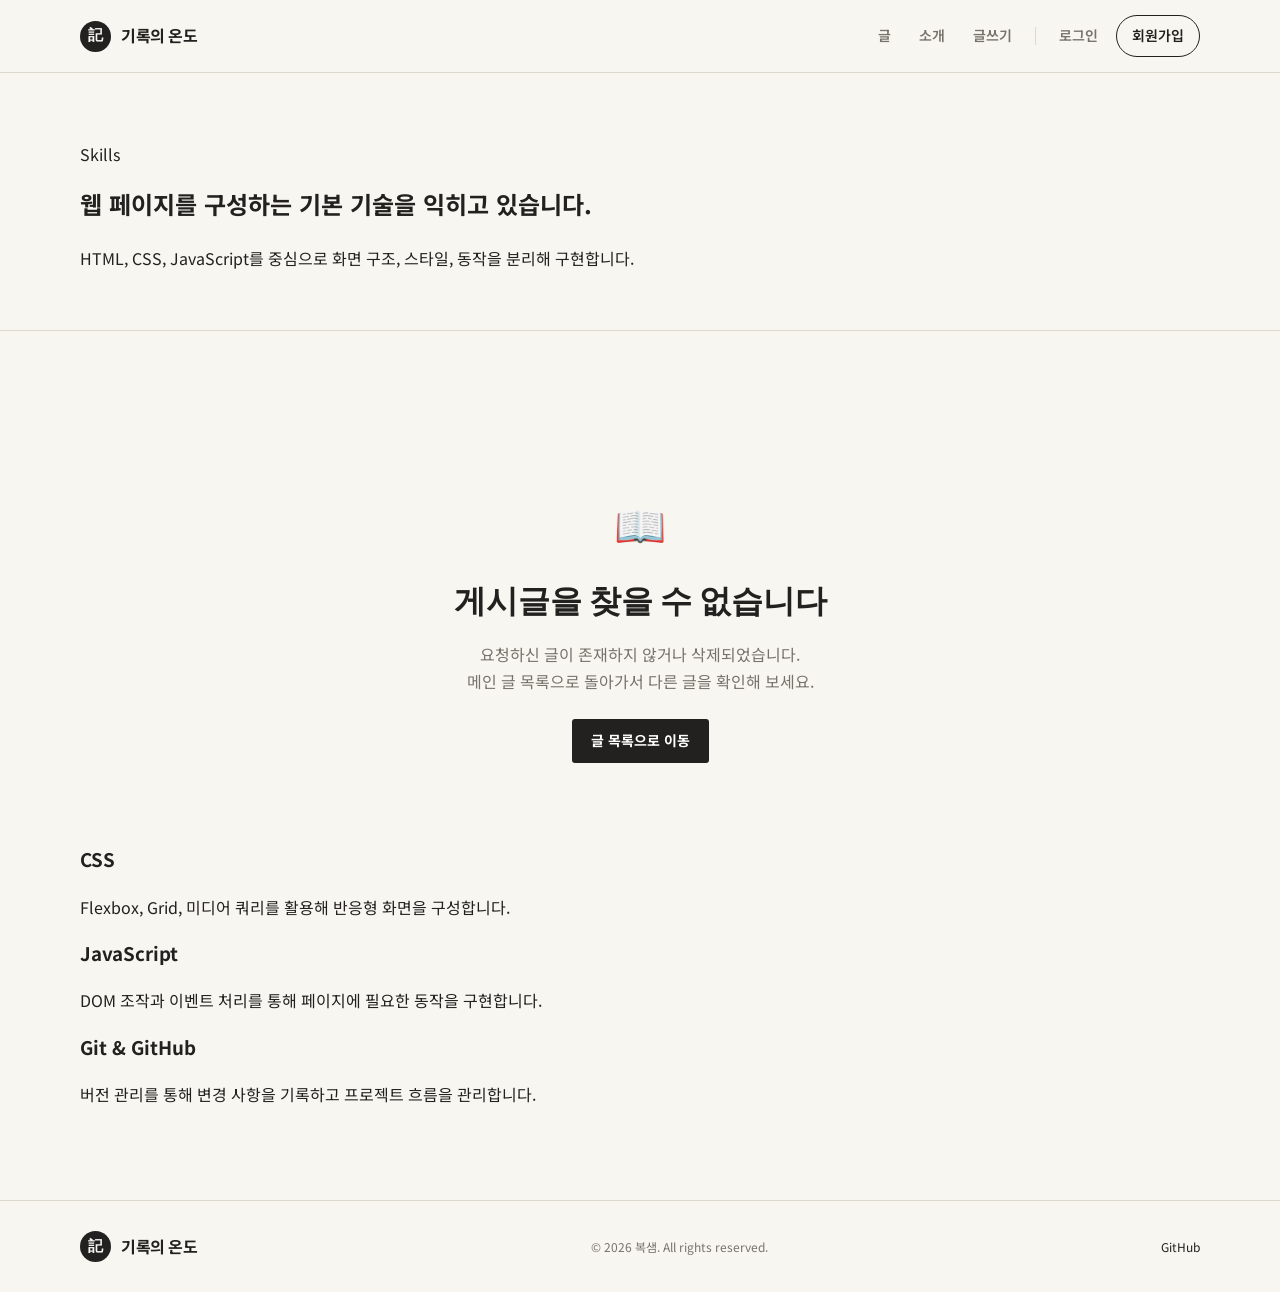
<file: skills.html>
<!DOCTYPE html>
<html lang="ko">
  <head>
    <meta charset="UTF-8" />
    <meta name="viewport" content="width=device-width, initial-scale=1.0" />
    <title>기술 | 복샘 — 기록의 온도</title>
    <link rel="preconnect" href="https://fonts.googleapis.com" />
    <link rel="preconnect" href="https://fonts.gstatic.com" crossorigin />
    <link rel="stylesheet" href="https://fonts.googleapis.com/css2?family=DM+Serif+Display:ital@0;1&family=Noto+Sans+KR:wght@400;500;600;700&display=swap" />
    <link rel="stylesheet" href="css/style.css" />
  </head>
  <body>
    <header class="site-header">
      <div class="container header-inner">
        <a class="brand" href="index.html" aria-label="기록의 온도 홈">
          <span class="brand-mark">記</span>
          <span>기록의 온도</span>
        </a>
        <button class="menu-toggle" type="button" aria-label="메뉴 열기" aria-expanded="false">
          <span></span>
          <span></span>
          <span></span>
        </button>
        <nav class="site-nav" aria-label="주요 메뉴">
          <a href="index.html">글</a>
          <a href="profile.html">소개</a>
          <a href="write.html">글쓰기</a>
          <span class="nav-divider" aria-hidden="true"></span>
          <a href="login.html" class="nav-login">로그인</a>
          <a class="nav-cta nav-signup" href="signup.html">회원가입</a>
        </nav>
      </div>
    </header>

    <main>
      <section class="section page-hero">
        <div class="container page-panel">
          <p class="section-label">Skills</p>
          <h1>웹 페이지를 구성하는 기본 기술을 익히고 있습니다.</h1>
          <p>HTML, CSS, JavaScript를 중심으로 화면 구조, 스타일, 동작을 분리해 구현합니다.</p>
        </div>
      </section>

      <section class="section muted">
        <div class="container skill-grid">
          <article class="skill-card">
            <h3>HTML</h3>
            <p>시맨틱 태그와 문서 구조를 고려해 접근성 있는 마크업을 작성합니다.</p>
          </article>
          <article class="skill-card">
            <h3>CSS</h3>
            <p>Flexbox, Grid, 미디어 쿼리를 활용해 반응형 화면을 구성합니다.</p>
          </article>
          <article class="skill-card">
            <h3>JavaScript</h3>
            <p>DOM 조작과 이벤트 처리를 통해 페이지에 필요한 동작을 구현합니다.</p>
          </article>
          <article class="skill-card">
            <h3>Git & GitHub</h3>
            <p>버전 관리를 통해 변경 사항을 기록하고 프로젝트 흐름을 관리합니다.</p>
          </article>
        </div>
      </section>
    </main>

    <footer class="site-footer">
      <div class="container footer-inner">
        <a class="brand" href="index.html"><span class="brand-mark">記</span><span>기록의 온도</span></a>
        <p>&copy; 2026 복샘. All rights reserved.</p>
        <div>
          <a href="https://github.com/ohenrosang-a11y/0901_project" target="_blank" rel="noreferrer">GitHub</a>
        </div>
      </div>
    </footer>

    <script src="js/main.js"></script>
  </body>
</html>
</file>
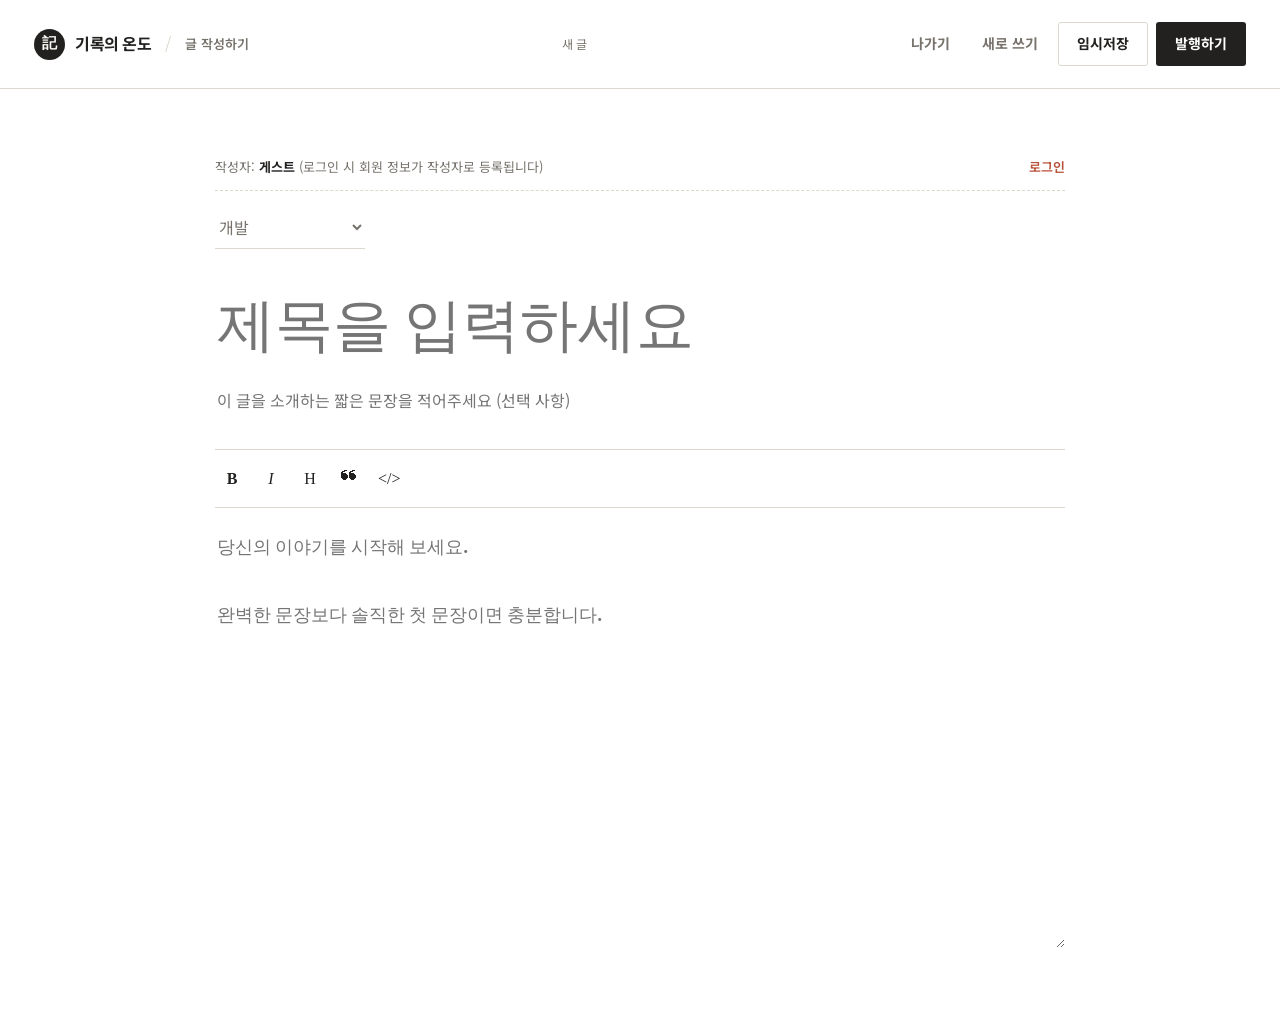
<file: write.html>
<!DOCTYPE html>
<html lang="ko">
<head>
  <meta charset="UTF-8" />
  <meta name="viewport" content="width=device-width, initial-scale=1.0" />
  <title>새 글 쓰기 — 기록의 온도</title>
  <link rel="preconnect" href="https://fonts.googleapis.com" />
  <link rel="preconnect" href="https://fonts.gstatic.com" crossorigin />
  <link rel="stylesheet" href="https://fonts.googleapis.com/css2?family=DM+Serif+Display:ital@0;1&family=Noto+Sans+KR:wght@400;500;600;700&display=swap" />
  <link rel="stylesheet" href="css/style.css" />
</head>
<body>
  <main class="editor-shell">
    <header class="editor-top">
      <div class="editor-top-left">
        <a class="brand" href="index.html" aria-label="기록의 온도 홈">
          <span class="brand-mark">記</span>
          <span>기록의 온도</span>
        </a>
        <span class="editor-divider" aria-hidden="true">/</span>
        <span class="editor-mode-label" id="editor-mode-label">글 작성하기</span>
      </div>
      <p class="draft-status" role="status">새 글</p>
      <div class="editor-actions">
        <a href="index.html" class="button secondary text-button">나가기</a>
        <button class="button secondary text-button" type="button" id="editor-reset-btn" title="임시저장 비우기">새로 쓰기</button>
        <button class="button secondary" type="button" data-save id="editor-save-btn">임시저장</button>
        <button class="button primary" type="submit" form="editor-form" id="editor-submit-btn">발행하기</button>
      </div>
    </header>

    <div class="editor-main">
      <div class="author-notice-bar" id="editor-author-bar">
        <span id="editor-author-text">작성자: <strong>게스트</strong> (로그인 시 작성자 정보가 등록됩니다)</span>
        <a href="login.html" id="editor-login-link">로그인하기 →</a>
      </div>

      <form id="editor-form" class="editor-form" novalidate>
        <label class="sr-only" for="editor-category">카테고리</label>
        <select id="editor-category" class="editor-category">
          <option value="개발">개발</option>
          <option value="생각">생각</option>
          <option value="일상">일상</option>
        </select>

        <label class="sr-only" for="post-title">제목</label>
        <input id="post-title" class="title-input" type="text" placeholder="제목을 입력하세요" maxlength="100" required />

        <label class="sr-only" for="post-summary">요약</label>
        <input id="post-summary" class="summary-input" type="text" placeholder="이 글을 소개하는 짧은 문장을 적어주세요 (선택 사항)" maxlength="140" />

        <div class="editor-toolbar" aria-label="서식 도구">
          <button type="button" data-format="**" title="굵게"><strong>B</strong></button>
          <button type="button" data-format="_" title="기울임"><em>I</em></button>
          <button type="button" data-format="## " title="제목">H</button>
          <button type="button" data-format="> " title="인용">❝</button>
          <button type="button" data-format="`" title="코드">&lt;/&gt;</button>
        </div>

        <label class="sr-only" for="post-body">본문</label>
        <textarea id="post-body" class="body-input" placeholder="당신의 이야기를 시작해 보세요.&#10;&#10;완벽한 문장보다 솔직한 첫 문장이면 충분합니다." required></textarea>
      </form>
    </div>
  </main>

  <script src="js/main.js"></script>
</body>
</html>
</file>
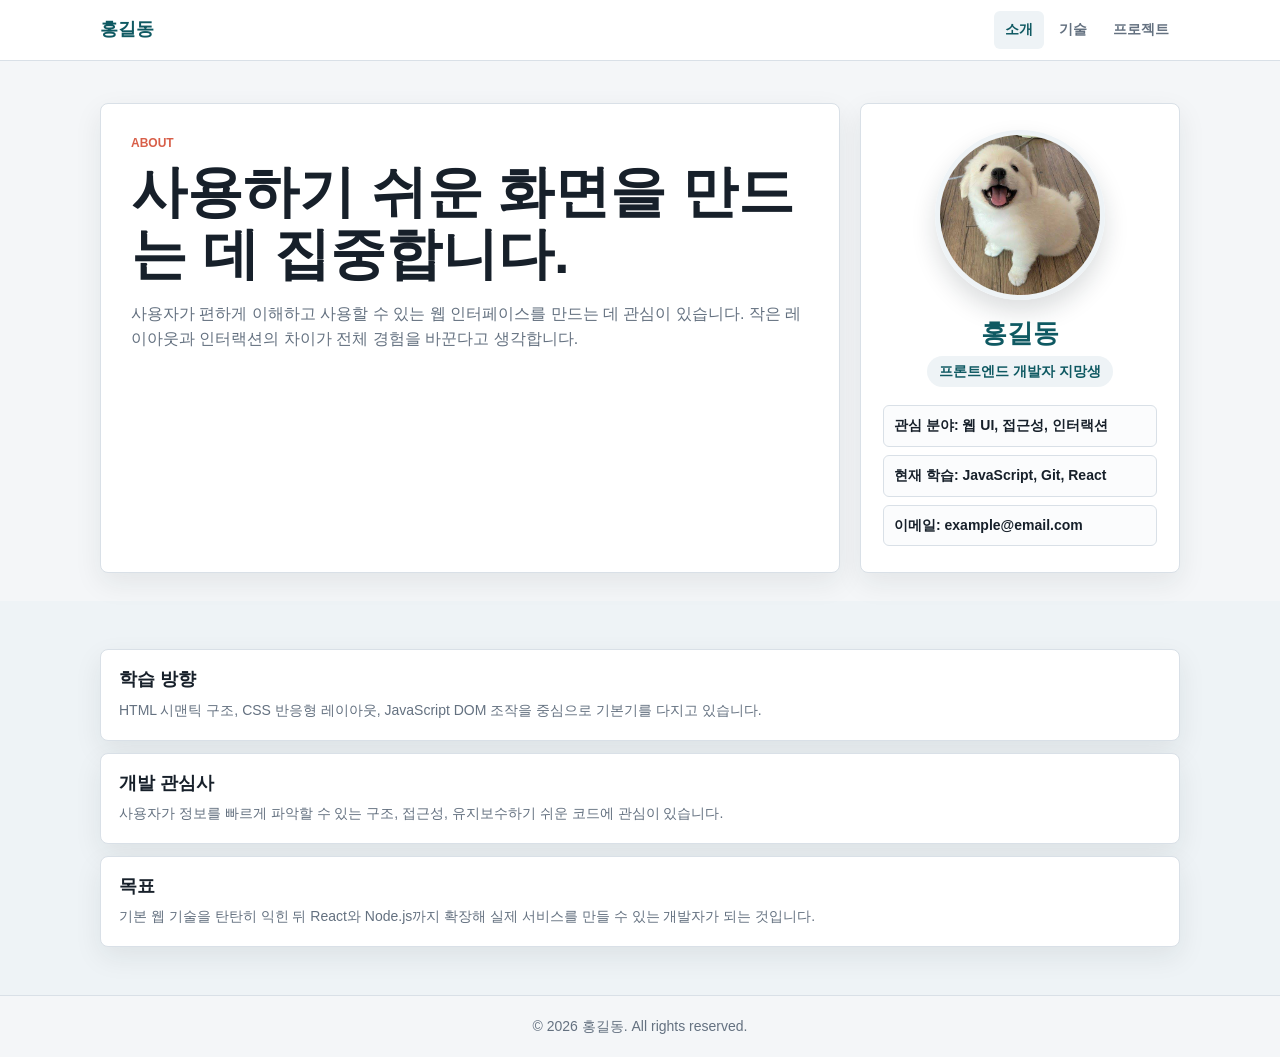
<file: frontend/about.html>
<!DOCTYPE html>
<html lang="ko">
  <head>
    <meta charset="UTF-8" />
    <meta name="viewport" content="width=device-width, initial-scale=1.0" />
    <title>소개 | 홍길동</title>
    <link rel="stylesheet" href="css/style.css" />
  </head>
  <body>
    <header class="site-header">
      <div class="container header-inner">
        <a class="logo" href="index.html" aria-label="홈으로 이동">홍길동</a>
        <button class="menu-toggle" type="button" aria-label="메뉴 열기" aria-expanded="false">
          <span></span>
          <span></span>
          <span></span>
        </button>
        <nav class="site-nav" aria-label="주요 메뉴">
          <a class="active" href="about.html">소개</a>
          <a href="skills.html">기술</a>
          <a href="projects.html">프로젝트</a>
        </nav>
      </div>
    </header>

    <main>
      <section class="section page-hero">
        <div class="container page-grid">
          <div class="page-panel">
            <p class="section-label">About</p>
            <h1>사용하기 쉬운 화면을 만드는 데 집중합니다.</h1>
            <p>
              사용자가 편하게 이해하고 사용할 수 있는 웹 인터페이스를 만드는 데 관심이 있습니다.
              작은 레이아웃과 인터랙션의 차이가 전체 경험을 바꾼다고 생각합니다.
            </p>
          </div>
          <aside class="profile-card" aria-label="프로필 요약">
            <img class="profile-image" src="assets/images/images.jfif" alt="홍길동 프로필 사진" />
            <h2>홍길동</h2>
            <p>프론트엔드 개발자 지망생</p>
            <ul class="profile-meta">
              <li>관심 분야: 웹 UI, 접근성, 인터랙션</li>
              <li>현재 학습: JavaScript, Git, React</li>
              <li>이메일: example@email.com</li>
            </ul>
          </aside>
        </div>
      </section>

      <section class="section muted">
        <div class="container content-list">
          <article class="skill-card">
            <h3>학습 방향</h3>
            <p>HTML 시맨틱 구조, CSS 반응형 레이아웃, JavaScript DOM 조작을 중심으로 기본기를 다지고 있습니다.</p>
          </article>
          <article class="skill-card">
            <h3>개발 관심사</h3>
            <p>사용자가 정보를 빠르게 파악할 수 있는 구조, 접근성, 유지보수하기 쉬운 코드에 관심이 있습니다.</p>
          </article>
          <article class="skill-card">
            <h3>목표</h3>
            <p>기본 웹 기술을 탄탄히 익힌 뒤 React와 Node.js까지 확장해 실제 서비스를 만들 수 있는 개발자가 되는 것입니다.</p>
          </article>
        </div>
      </section>
    </main>

    <footer class="site-footer">
      <div class="container">
        <p>&copy; 2026 홍길동. All rights reserved.</p>
      </div>
    </footer>

    <script src="js/main.js"></script>
  </body>
</html>
</file>
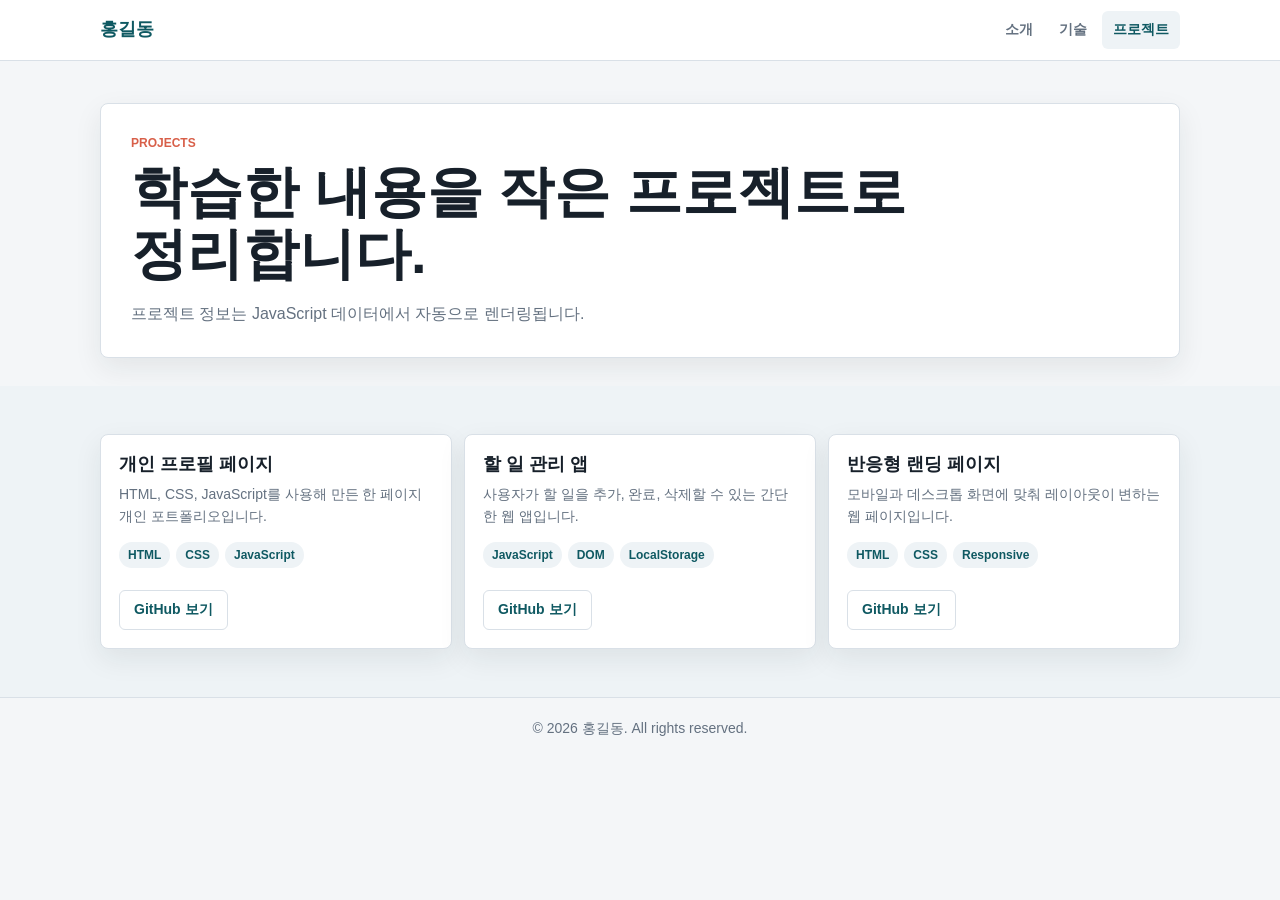
<file: frontend/projects.html>
<!DOCTYPE html>
<html lang="ko">
  <head>
    <meta charset="UTF-8" />
    <meta name="viewport" content="width=device-width, initial-scale=1.0" />
    <title>프로젝트 | 홍길동</title>
    <link rel="stylesheet" href="css/style.css" />
  </head>
  <body>
    <header class="site-header">
      <div class="container header-inner">
        <a class="logo" href="index.html" aria-label="홈으로 이동">홍길동</a>
        <button class="menu-toggle" type="button" aria-label="메뉴 열기" aria-expanded="false">
          <span></span>
          <span></span>
          <span></span>
        </button>
        <nav class="site-nav" aria-label="주요 메뉴">
          <a href="about.html">소개</a>
          <a href="skills.html">기술</a>
          <a class="active" href="projects.html">프로젝트</a>
        </nav>
      </div>
    </header>

    <main>
      <section class="section page-hero">
        <div class="container page-panel">
          <p class="section-label">Projects</p>
          <h1>학습한 내용을 작은 프로젝트로 정리합니다.</h1>
          <p>프로젝트 정보는 JavaScript 데이터에서 자동으로 렌더링됩니다.</p>
        </div>
      </section>

      <section class="section muted">
        <div class="container">
          <div id="project-list" class="project-grid" aria-live="polite"></div>
        </div>
      </section>
    </main>

    <footer class="site-footer">
      <div class="container">
        <p>&copy; 2026 홍길동. All rights reserved.</p>
      </div>
    </footer>

    <script src="js/main.js"></script>
  </body>
</html>
</file>
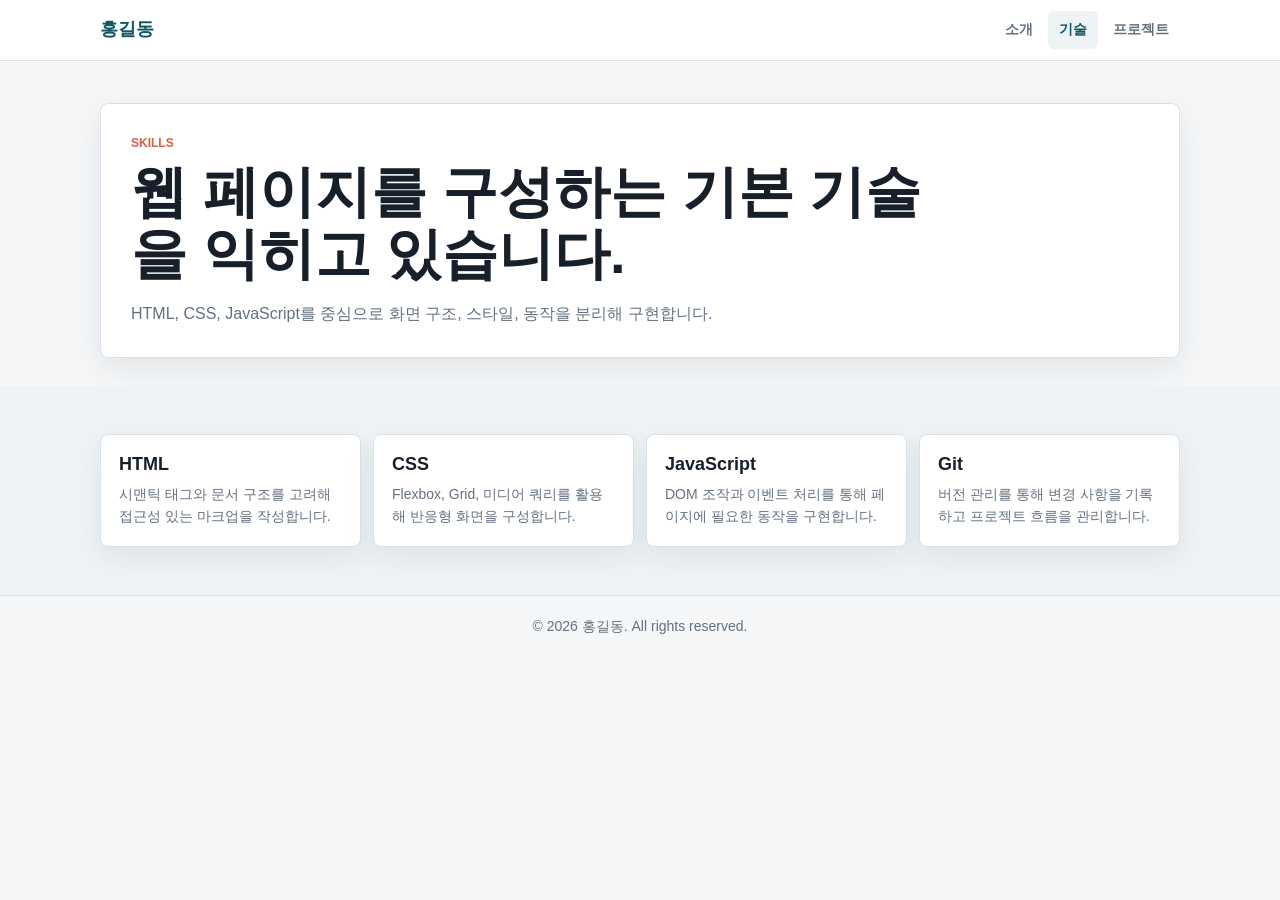
<file: frontend/skills.html>
<!DOCTYPE html>
<html lang="ko">
  <head>
    <meta charset="UTF-8" />
    <meta name="viewport" content="width=device-width, initial-scale=1.0" />
    <title>기술 | 홍길동</title>
    <link rel="stylesheet" href="css/style.css" />
  </head>
  <body>
    <header class="site-header">
      <div class="container header-inner">
        <a class="logo" href="index.html" aria-label="홈으로 이동">홍길동</a>
        <button class="menu-toggle" type="button" aria-label="메뉴 열기" aria-expanded="false">
          <span></span>
          <span></span>
          <span></span>
        </button>
        <nav class="site-nav" aria-label="주요 메뉴">
          <a href="about.html">소개</a>
          <a class="active" href="skills.html">기술</a>
          <a href="projects.html">프로젝트</a>
        </nav>
      </div>
    </header>

    <main>
      <section class="section page-hero">
        <div class="container page-panel">
          <p class="section-label">Skills</p>
          <h1>웹 페이지를 구성하는 기본 기술을 익히고 있습니다.</h1>
          <p>HTML, CSS, JavaScript를 중심으로 화면 구조, 스타일, 동작을 분리해 구현합니다.</p>
        </div>
      </section>

      <section class="section muted">
        <div class="container skill-grid">
          <article class="skill-card">
            <h3>HTML</h3>
            <p>시맨틱 태그와 문서 구조를 고려해 접근성 있는 마크업을 작성합니다.</p>
          </article>
          <article class="skill-card">
            <h3>CSS</h3>
            <p>Flexbox, Grid, 미디어 쿼리를 활용해 반응형 화면을 구성합니다.</p>
          </article>
          <article class="skill-card">
            <h3>JavaScript</h3>
            <p>DOM 조작과 이벤트 처리를 통해 페이지에 필요한 동작을 구현합니다.</p>
          </article>
          <article class="skill-card">
            <h3>Git</h3>
            <p>버전 관리를 통해 변경 사항을 기록하고 프로젝트 흐름을 관리합니다.</p>
          </article>
        </div>
      </section>
    </main>

    <footer class="site-footer">
      <div class="container">
        <p>&copy; 2026 홍길동. All rights reserved.</p>
      </div>
    </footer>

    <script src="js/main.js"></script>
  </body>
</html>
</file>
<file: css/style.css>
:root{--ink:#22211f;--muted:#77736c;--paper:#f8f6f1;--white:#fff;--line:#ddd8ce;--accent:#b75138;--soft:#efebe3;--serif:"DM Serif Display","Noto Serif KR",-apple-system-ui-serif,Georgia,serif;--sans:"Noto Sans KR",-apple-system,BlinkMacSystemFont,"Segoe UI",Roboto,"Apple SD Gothic Neo",sans-serif;--shadow:0 18px 50px rgba(50,42,30,.08)}
*{box-sizing:border-box}html{scroll-behavior:smooth}body{margin:0;background:var(--paper);color:var(--ink);font-family:var(--sans);line-height:1.7}a{color:inherit;text-decoration:none}img{display:block;max-width:100%}button,input,textarea,select{font:inherit}button{color:inherit}h1,h2,h3,p{margin-top:0}.container{width:min(1120px,calc(100% - 40px));margin:0 auto}.sr-only{position:absolute;width:1px;height:1px;padding:0;margin:-1px;overflow:hidden;clip:rect(0,0,0,0);white-space:nowrap;border:0}
.site-header{position:sticky;top:0;z-index:20;background:rgba(248,246,241,.94);border-bottom:1px solid var(--line);backdrop-filter:blur(14px)}.header-inner{display:flex;align-items:center;justify-content:space-between;min-height:72px}.brand{display:inline-flex;align-items:center;gap:10px;font-weight:700;letter-spacing:-.03em}.brand-mark{display:grid;place-items:center;width:31px;height:31px;background:var(--ink);color:var(--paper);font-family:serif;border-radius:50%;font-size:15px}.site-nav{display:flex;align-items:center;gap:8px}.site-nav a{padding:8px 10px;color:var(--muted);font-size:14px;font-weight:600}.site-nav a:hover,.site-nav a.active{color:var(--ink)}.site-nav .nav-cta{padding:8px 15px;border:1px solid var(--ink);border-radius:999px;color:var(--ink)}.nav-divider{width:1px;height:18px;background:var(--line);margin:0 5px}.menu-toggle{display:none;border:0;background:none;padding:8px}.menu-toggle span{display:block;width:22px;height:2px;margin:4px;background:var(--ink)}
.blog-hero{padding:92px 0 82px;border-bottom:1px solid var(--line)}.hero-layout{display:grid;grid-template-columns:1.45fr .75fr;gap:80px;align-items:center}.eyebrow{margin-bottom:13px;color:var(--accent);font-size:11px;font-weight:700;letter-spacing:.16em}.blog-hero h1{max-width:720px;margin-bottom:23px;font-family:var(--serif);font-size:clamp(45px,6.3vw,75px);font-weight:400;line-height:1.08;letter-spacing:-.035em}.blog-hero h1 em{color:var(--accent);font-weight:400}.hero-description{max-width:580px;margin-bottom:27px;color:var(--muted);font-size:17px}.text-link{display:inline-flex;gap:9px;align-items:center;padding-bottom:3px;border-bottom:1px solid currentColor;color:var(--ink);font-size:14px;font-weight:700}.text-link.small{font-size:13px}.hero-note{position:relative;margin:0;padding:38px 0 30px 36px;border-left:1px solid var(--accent);font-family:var(--serif)}.hero-note .quote-mark{position:absolute;top:-5px;left:24px;color:#d7cfc2;font-size:72px;line-height:1}.hero-note p{position:relative;margin:0 0 16px;font-size:23px;line-height:1.55}.hero-note footer{color:var(--muted);font-family:var(--sans);font-size:12px}
.section{padding:76px 0}.content-layout{display:grid;grid-template-columns:minmax(0,1fr) 280px;gap:72px}.section-heading{display:flex;align-items:end;justify-content:space-between;gap:20px;margin-bottom:24px}.section-heading h2,.page-title{margin:0;font-family:var(--serif);font-size:36px;font-weight:400;line-height:1.2}.search-box{display:flex;align-items:center;gap:8px;width:170px;border-bottom:1px solid var(--line);color:var(--muted)}.search-box input{width:100%;padding:7px 0;border:0;outline:0;background:transparent;font-size:13px}.category-tabs{display:flex;gap:7px;margin-bottom:8px}.category-tabs button{border:0;border-radius:99px;background:transparent;padding:7px 14px;color:var(--muted);font-size:13px;cursor:pointer}.category-tabs button:hover,.category-tabs button.is-active{background:var(--ink);color:var(--white)}.post-list{border-top:1px solid var(--line)}.post-item{display:grid;grid-template-columns:1fr 158px;gap:32px;padding:28px 0;border-bottom:1px solid var(--line)}.post-content{display:flex;flex-direction:column;align-items:flex-start}.post-meta{display:flex;gap:10px;align-items:center;margin-bottom:10px;color:var(--muted);font-size:11px}.category{color:var(--accent);font-weight:700}.post-item h3{margin:0 0 8px;font-family:var(--serif);font-size:24px;font-weight:400;line-height:1.35}.post-item h3 a:hover{color:var(--accent)}.post-excerpt{display:-webkit-box;margin:0;color:var(--muted);font-size:14px;overflow:hidden;-webkit-line-clamp:2;-webkit-box-orient:vertical}.post-thumb{height:116px;border-radius:3px;object-fit:cover;filter:saturate(.65)}.post-thumb.placeholder{display:grid;place-items:center;background:#d9d2c6;color:#6f695f;font-family:var(--serif);font-size:28px}.button{display:inline-flex;align-items:center;justify-content:center;min-height:44px;border:1px solid transparent;border-radius:3px;padding:9px 18px;font-size:14px;font-weight:700;cursor:pointer;transition:.2s}.button.primary{background:var(--ink);color:#fff}.button.primary:hover{background:var(--accent)}.button.secondary{border-color:var(--line);background:transparent}.button.secondary:hover{border-color:var(--ink)}.button.wide{width:100%;margin-top:28px}.empty-state{padding:50px;text-align:center;color:var(--muted)}
.sidebar{padding-top:66px}.author-mini{display:flex;align-items:center;gap:13px}.author-mini img{width:52px;height:52px;border-radius:50%;object-fit:cover;filter:grayscale(.2)}.author-mini strong{font-family:var(--serif);font-size:19px;font-weight:400}.author-mini p{margin:0;color:var(--muted);font-size:12px}.sidebar-copy{margin:17px 0 11px;color:var(--muted);font-size:13px}.sidebar-block,.newsletter{margin-top:36px;padding-top:25px;border-top:1px solid var(--line)}.sidebar-title{margin-bottom:16px;color:var(--ink);font-size:12px;font-weight:700;letter-spacing:.08em}.popular-list{margin:0;padding:0;list-style:none}.popular-list li{display:grid;grid-template-columns:27px 1fr;gap:8px;margin-bottom:15px;line-height:1.5}.popular-list span{color:#b8b0a4;font-family:var(--serif)}.popular-list a{font-size:13px;font-weight:600}.newsletter>p:not(.sidebar-title){color:var(--muted);font-size:12px}.inline-form{display:flex;border-bottom:1px solid var(--ink)}.inline-form input{min-width:0;flex:1;border:0;outline:0;background:transparent;padding:8px 2px;font-size:12px}.inline-form button{border:0;background:transparent;cursor:pointer}.form-status{min-height:20px;margin:7px 0 0;color:var(--accent)!important;font-size:11px!important}.site-footer{padding:30px 0;border-top:1px solid var(--line)}.footer-inner{display:flex;align-items:center;justify-content:space-between;gap:20px}.footer-inner p{margin:0;color:var(--muted);font-size:12px}.footer-inner>div{display:flex;gap:18px;font-size:12px}
.auth-page{min-height:calc(100vh - 73px);display:grid;grid-template-columns:1fr 1fr}.auth-visual{position:relative;display:flex;align-items:flex-end;padding:60px;background:#27312b;overflow:hidden;color:#fff}.auth-visual::before,.auth-visual::after{content:"";position:absolute;border:1px solid rgba(255,255,255,.12);border-radius:50%}.auth-visual::before{width:440px;height:440px;top:-150px;right:-100px}.auth-visual::after{width:260px;height:260px;top:-60px;right:-10px}.auth-quote{position:relative;max-width:480px}.auth-quote p{font-family:var(--serif);font-size:32px;line-height:1.45}.auth-quote span{color:#c7cfc6;font-size:13px}.auth-panel{display:grid;place-items:center;padding:50px 30px;background:var(--white)}.auth-card{width:min(100%,420px)}.auth-card h1{margin:16px 0 8px;font-family:var(--serif);font-size:38px;font-weight:400}.auth-sub{margin-bottom:30px;color:var(--muted);font-size:14px}.field{display:grid;gap:7px;margin-bottom:17px}.field-row{display:grid;grid-template-columns:1fr 1fr;gap:13px}.field label{font-size:12px;font-weight:700}.field input,.field textarea,.field select{width:100%;border:1px solid var(--line);border-radius:3px;background:var(--white);padding:12px 13px;outline:0}.field input:focus,.field textarea:focus,.field select:focus{border-color:var(--ink)}.field-error{min-height:18px;margin:0;color:#a63f2c;font-size:11px}.password-wrap{position:relative}.password-wrap input{padding-right:52px}.password-toggle{position:absolute;right:8px;top:50%;transform:translateY(-50%);border:0;background:none;color:var(--muted);font-size:11px;cursor:pointer}.form-options{display:flex;justify-content:space-between;align-items:center;margin:2px 0 23px;font-size:12px}.check{display:flex;align-items:center;gap:7px}.check input{accent-color:var(--ink)}.form-options a,.auth-switch a{color:var(--accent);font-weight:700}.auth-card .button{width:100%}.auth-card .button:disabled{cursor:wait;opacity:.65}.auth-switch{margin-top:22px;color:var(--muted);font-size:13px;text-align:center}.success-box{padding:11px;margin-bottom:15px;background:#edf4ed;color:#496149;font-size:13px;text-align:center}.success-box.is-error{background:#f8e9e6;color:#953b29}
.page-hero{padding:68px 0 42px;border-bottom:1px solid var(--line)}.page-hero.center{text-align:center}.page-hero .page-title{font-size:clamp(40px,5vw,58px)}.page-intro{max-width:600px;margin:14px auto 0;color:var(--muted)}.profile-layout{display:grid;grid-template-columns:270px 1fr;gap:72px}.profile-aside{position:sticky;top:105px;align-self:start}.profile-photo{width:180px;height:180px;border-radius:50%;object-fit:cover;margin-bottom:23px}.profile-aside h2{margin:0;font-family:var(--serif);font-size:28px;font-weight:400}.profile-aside>p{color:var(--muted);font-size:13px}.social-links{display:flex;gap:12px;margin-top:20px}.social-links a{border-bottom:1px solid var(--line);font-size:12px}.profile-body h2{margin:0 0 18px;font-family:var(--serif);font-size:35px;font-weight:400}.profile-body>p{color:#55514b}.profile-section{margin-top:50px;padding-top:34px;border-top:1px solid var(--line)}.profile-section h3{font-size:13px;letter-spacing:.08em}.timeline{list-style:none;margin:20px 0 0;padding:0}.timeline li{display:grid;grid-template-columns:100px 1fr;gap:20px;margin-bottom:20px}.timeline time{color:var(--muted);font-size:12px}.timeline strong{display:block}.timeline p{margin:3px 0 0;color:var(--muted);font-size:13px}.tag-list{display:flex;flex-wrap:wrap;gap:8px}.tag-list span{padding:6px 11px;border:1px solid var(--line);border-radius:99px;font-size:12px}
.article-header{padding:75px 0 50px;text-align:center}.article-header .category{display:inline-block;margin-bottom:14px;font-size:12px}.article-header h1{max-width:820px;margin:0 auto 20px;font-family:var(--serif);font-size:clamp(42px,6vw,67px);font-weight:400;line-height:1.18}.article-meta{display:flex;justify-content:center;gap:12px;color:var(--muted);font-size:12px}.article-cover{height:430px;background:linear-gradient(135deg,#5f6e64,#b7a891);display:grid;place-items:center;color:rgba(255,255,255,.82);font-family:var(--serif);font-size:56px}.article-layout{display:grid;grid-template-columns:80px minmax(0,680px) 1fr;gap:42px;padding-top:60px}.share-rail{position:sticky;top:110px;align-self:start;display:grid;gap:9px}.icon-button{display:grid;place-items:center;width:39px;height:39px;border:1px solid var(--line);border-radius:50%;background:transparent;cursor:pointer}.icon-button.is-active{background:var(--accent);border-color:var(--accent);color:#fff}.article-body{font-size:16px;line-height:1.95}.article-body .lead{font-family:var(--serif);font-size:24px;line-height:1.65}.article-body h2{margin:50px 0 16px;font-family:var(--serif);font-size:30px;font-weight:400}.article-body blockquote{margin:38px 0;padding:8px 0 8px 25px;border-left:2px solid var(--accent);color:#514d46;font-family:var(--serif);font-size:22px}.article-body code{background:var(--soft);padding:2px 5px}.article-toc{align-self:start;padding-left:22px;border-left:1px solid var(--line)}.article-toc p{font-size:11px;font-weight:700}.article-toc a{display:block;margin:10px 0;color:var(--muted);font-size:12px}.article-author{display:flex;gap:18px;margin-top:54px;padding:25px 0;border-top:1px solid var(--line);border-bottom:1px solid var(--line)}.article-author img{width:62px;height:62px;border-radius:50%;object-fit:cover}.article-author p{margin:4px 0 0;color:var(--muted);font-size:13px}.article-nav{display:flex;justify-content:space-between;margin-top:30px;font-size:13px}
.editor-shell{min-height:calc(100vh - 73px);background:var(--white)}.editor-top{display:flex;justify-content:space-between;align-items:center;padding:22px 34px;border-bottom:1px solid var(--line)}.editor-actions{display:flex;gap:8px}.editor-main{width:min(850px,calc(100% - 40px));margin:0 auto;padding:55px 0}.editor-category{width:150px;border:0;border-bottom:1px solid var(--line);background:transparent;padding:8px 0;color:var(--muted);outline:0}.title-input{width:100%;margin:26px 0 10px;border:0;outline:0;font-family:var(--serif);font-size:clamp(38px,5vw,58px)}.summary-input{width:100%;border:0;outline:0;color:var(--muted);font-size:16px}.editor-toolbar{display:flex;gap:5px;margin:34px 0 20px;padding:8px 0;border-top:1px solid var(--line);border-bottom:1px solid var(--line)}.editor-toolbar button{min-width:34px;border:0;background:transparent;padding:7px;cursor:pointer;font-family:serif}.editor-toolbar button:hover{background:var(--soft)}.body-input{width:100%;min-height:420px;border:0;outline:0;resize:vertical;font-family:var(--serif);font-size:18px;line-height:1.9}.draft-status{margin:0;color:var(--muted);font-size:12px}
@media(max-width:900px){.hero-layout{grid-template-columns:1fr;gap:45px}.content-layout{grid-template-columns:1fr}.sidebar{display:grid;grid-template-columns:1fr 1fr;gap:25px;padding-top:0}.sidebar-block,.newsletter{margin:0}.auth-page{grid-template-columns:1fr}.auth-visual{display:none}.profile-layout{gap:40px}.article-layout{grid-template-columns:55px minmax(0,1fr)}.article-toc{display:none}}
@media(max-width:680px){.container{width:min(100% - 28px,1120px)}.header-inner{min-height:62px}.menu-toggle{display:block}.site-nav{position:absolute;top:62px;right:14px;left:14px;display:none;flex-direction:column;align-items:stretch;padding:10px;background:var(--paper);border:1px solid var(--line);box-shadow:var(--shadow)}.site-nav.is-open{display:flex}.site-nav a{text-align:center}.nav-divider{display:none}.blog-hero{padding:58px 0}.blog-hero h1{font-size:43px}.hero-note{padding-left:25px}.section{padding:52px 0}.section-heading{align-items:start}.section-heading h2{font-size:31px}.search-box{width:120px}.post-item{grid-template-columns:1fr 95px;gap:18px}.post-thumb{height:88px}.post-item h3{font-size:21px}.post-excerpt{display:none}.sidebar{grid-template-columns:1fr}.sidebar-block,.newsletter{margin-top:10px;padding-top:24px}.footer-inner{flex-direction:column}.auth-panel{padding:45px 22px}.field-row{grid-template-columns:1fr;gap:0}.profile-layout{grid-template-columns:1fr}.profile-aside{position:static}.profile-photo{width:140px;height:140px}.article-header{padding:50px 0 35px}.article-cover{height:250px;font-size:36px}.article-layout{display:block;padding-top:40px}.share-rail{position:static;display:flex;margin-bottom:25px}.article-body .lead{font-size:21px}.editor-top{padding:15px}.editor-top .brand span:last-child{display:none}.editor-main{padding-top:35px}.button{min-height:40px;padding:8px 12px}}
.post-item:nth-child(2) .placeholder{background:#bdc5bc;color:#526057}.post-item:nth-child(3) .placeholder{background:#d6c3aa;color:#755d43}.post-item:nth-child(4) .placeholder{background:#c9c2ca;color:#5f5661}
.user-profile-section,.guest-profile-section{padding:50px 0 20px}
.user-card{background:var(--white);border:1px solid var(--line);border-radius:6px;padding:36px;box-shadow:var(--shadow);max-width:820px;margin:0 auto}
.user-header{display:flex;align-items:center;gap:20px;margin-bottom:28px}
.user-avatar{width:64px;height:64px;border-radius:50%;background:var(--ink);color:var(--paper);display:grid;place-items:center;font-size:26px;font-weight:700;font-family:var(--serif)}
.user-title-row{display:flex;align-items:center;gap:12px;flex-wrap:wrap}
.user-name{margin:0;font-family:var(--serif);font-size:30px;font-weight:400}
.user-nickname{margin:3px 0 0;color:var(--muted);font-size:14px}
.badge{padding:3px 10px;background:#edf4ed;color:#2e7d32;border-radius:99px;font-size:12px;font-weight:700}
.user-info-grid{display:grid;grid-template-columns:repeat(auto-fit,minmax(170px,1fr));gap:20px;padding:22px 0;border-top:1px solid var(--line);border-bottom:1px solid var(--line);margin-bottom:26px}
.info-item{display:flex;flex-direction:column;gap:5px}
.info-label{font-size:12px;color:var(--muted)}
.info-item strong{font-size:14px;word-break:break-all}
.text-success{color:#2e7d32}
.user-actions{display:flex;gap:12px;flex-wrap:wrap}
.auth-notice-card{background:var(--white);border:1px solid var(--line);border-radius:6px;padding:46px 28px;text-align:center;max-width:540px;margin:0 auto;box-shadow:var(--shadow)}
.auth-notice-card h2{margin:8px 0 10px;font-family:var(--serif);font-size:28px}
.auth-notice-desc{color:var(--muted);font-size:14px;margin-bottom:24px}
.auth-notice-actions{display:flex;justify-content:center;gap:12px}
.editor-top-left{display:flex;align-items:center;gap:14px}
.editor-divider{color:var(--line);user-select:none}
.editor-mode-label{font-size:13px;font-weight:600;color:var(--muted)}
.author-notice-bar{display:flex;justify-content:space-between;align-items:center;padding:12px 0;margin-bottom:15px;border-bottom:1px dashed var(--line);font-size:13px;color:var(--muted)}
.author-notice-bar strong{color:var(--ink)}
.author-notice-bar a{color:var(--accent);font-weight:600;margin-left:6px}
.button.text-button{border:0;background:transparent;color:var(--muted);padding:8px 12px}
.button.text-button:hover{color:var(--ink);background:transparent}
.my-posts-card{margin-top:28px}
.my-posts-header{display:flex;justify-content:space-between;align-items:center;margin-bottom:22px;padding-bottom:16px;border-bottom:1px solid var(--line)}
.section-title{margin:0;font-family:var(--serif);font-size:24px;font-weight:400}
.section-desc{margin:4px 0 0;color:var(--muted);font-size:13px}
.post-count-badge{padding:4px 12px;background:var(--soft);border-radius:99px;font-size:13px;font-weight:700;color:var(--ink)}
.my-posts-list{display:flex;flex-direction:column;gap:14px}
.my-post-item{display:flex;justify-content:space-between;align-items:center;gap:20px;padding:18px 20px;border:1px solid var(--line);border-radius:6px;background:var(--paper);transition:border-color .2s}
.my-post-item:hover{border-color:var(--ink)}
.my-post-info{flex:1;min-width:0}
.my-post-meta{display:flex;align-items:center;gap:8px;font-size:12px;color:var(--muted);margin-bottom:6px}
.my-post-title{margin:0 0 6px;font-family:var(--serif);font-size:19px;font-weight:400}
.my-post-title a:hover{color:var(--accent)}
.my-post-excerpt{margin:0;font-size:13px;color:var(--muted);overflow:hidden;text-overflow:ellipsis;white-space:nowrap;max-width:540px}
.my-post-actions{display:flex;align-items:center;gap:8px;flex-shrink:0}
.btn-sm{min-height:34px;padding:5px 12px;font-size:12px;border-radius:4px}
.btn-delete{color:#c0392b;border-color:#f5c6cb}
.btn-delete:hover{background:#fdf2f0;border-color:#c0392b}
.my-posts-empty{text-align:center;padding:45px 20px;color:var(--muted)}
.my-posts-empty p{margin-bottom:16px}
.article-actions{display:flex;gap:10px;justify-content:center;margin-top:16px}
@media(max-width:680px){.my-post-item{flex-direction:column;align-items:flex-start;gap:14px}.my-post-actions{width:100%;justify-content:flex-end}.my-post-excerpt{max-width:100%}}
.post-item{cursor:pointer;transition:border-color .15s ease}
.post-item:hover{border-bottom-color:var(--ink)}
.post-badge-new{display:inline-block;padding:2px 7px;font-size:10px;font-weight:700;color:#fff;background:var(--accent);border-radius:99px;margin-left:6px;vertical-align:middle;letter-spacing:.04em}
.popular-list .no-popular-posts{color:var(--muted);font-size:13px;padding:8px 0}
.post-not-found{text-align:center;padding:80px 20px;max-width:600px;margin:0 auto}
.post-not-found h1{font-family:var(--serif);font-size:32px;margin-bottom:12px}
.post-not-found p{color:var(--muted);margin-bottom:24px}
.draft-status{transition:color .2s ease;font-size:12px}
.draft-status.saving{color:var(--accent)}
.draft-status.saved{color:#2e7d32}
.empty-state-box{text-align:center;padding:60px 20px;background:var(--white);border:1px dashed var(--line);border-radius:6px;margin:20px 0}
.empty-state-box p{color:var(--muted);margin-bottom:18px;font-size:15px}
.hero-profile-box{display:flex;flex-direction:column;gap:20px}
.hero-avatar-wrap{width:130px;height:130px;border-radius:50%;overflow:hidden;border:3px solid var(--accent);box-shadow:var(--shadow);background:#111}
.hero-avatar{width:100%;height:100%;object-fit:cover;object-position:center 15%;display:block}
.author-mini img,.profile-photo,.profile-image{object-position:center 15%}
</file>
<file: frontend/css/style.css>
:root {
  --bg: #f4f6f8;
  --surface: #ffffff;
  --surface-soft: #eef3f6;
  --text: #17202a;
  --muted: #647180;
  --line: #d9e0e7;
  --primary: #147c89;
  --primary-dark: #0f5962;
  --accent: #d85f49;
  --shadow: 0 10px 28px rgba(23, 32, 42, 0.08);
}

* {
  box-sizing: border-box;
}

html {
  scroll-behavior: smooth;
}

body {
  margin: 0;
  background: var(--bg);
  color: var(--text);
  font-family: Arial, "Noto Sans KR", sans-serif;
  line-height: 1.55;
}

a {
  color: inherit;
  text-decoration: none;
}

img {
  display: block;
  max-width: 100%;
}

h1,
h2,
h3,
p {
  margin-top: 0;
  overflow-wrap: break-word;
}

.container {
  width: min(1080px, calc(100% - 32px));
  margin: 0 auto;
}

.narrow {
  max-width: 920px;
}

.section {
  padding: 48px 0;
  scroll-margin-top: 76px;
}

.site-header {
  position: sticky;
  top: 0;
  z-index: 10;
  background: rgba(255, 255, 255, 0.95);
  border-bottom: 1px solid var(--line);
  backdrop-filter: blur(12px);
}

.header-inner {
  display: flex;
  align-items: center;
  justify-content: space-between;
  min-height: 60px;
}

.logo {
  color: var(--primary-dark);
  font-size: 18px;
  font-weight: 900;
}

.site-nav {
  display: flex;
  align-items: center;
  gap: 4px;
}

.site-nav a {
  border-radius: 6px;
  color: var(--muted);
  font-size: 14px;
  font-weight: 800;
  padding: 8px 11px;
  transition: background 0.2s ease, color 0.2s ease;
}

.site-nav a:hover,
.site-nav a:focus-visible,
.site-nav a.active {
  background: var(--surface-soft);
  color: var(--primary-dark);
}

.menu-toggle {
  display: none;
  width: 38px;
  height: 38px;
  border: 1px solid var(--line);
  border-radius: 6px;
  background: var(--surface);
  cursor: pointer;
}

.menu-toggle span {
  display: block;
  width: 18px;
  height: 2px;
  margin: 4px auto;
  background: var(--text);
}

.hero {
  padding: 54px 0 42px;
}

.page-hero {
  padding: 42px 0 28px;
}

.hero-grid {
  display: grid;
  grid-template-columns: minmax(0, 1.35fr) 340px;
  gap: 28px;
  align-items: stretch;
}

.hero-content,
.profile-card,
.skill-card,
.project-card,
.contact-box {
  background: var(--surface);
  border: 1px solid var(--line);
  border-radius: 8px;
  box-shadow: var(--shadow);
}

.hero-content {
  display: flex;
  flex-direction: column;
  justify-content: center;
  padding: 34px;
}

.page-grid {
  display: grid;
  grid-template-columns: minmax(0, 1fr) 320px;
  gap: 20px;
  align-items: stretch;
}

.page-panel {
  background: var(--surface);
  border: 1px solid var(--line);
  border-radius: 8px;
  box-shadow: var(--shadow);
  padding: 30px;
}

.page-panel h1 {
  max-width: 820px;
}

.page-panel p:last-child {
  margin-bottom: 0;
  color: var(--muted);
}

.eyebrow,
.section-label {
  margin-bottom: 8px;
  color: var(--accent);
  font-size: 12px;
  font-weight: 900;
  letter-spacing: 0;
  text-transform: uppercase;
}

h1 {
  max-width: 720px;
  margin-bottom: 16px;
  font-size: clamp(34px, 5vw, 56px);
  line-height: 1.12;
}

h2 {
  margin-bottom: 12px;
  font-size: 28px;
  line-height: 1.22;
}

h3 {
  margin-bottom: 8px;
  font-size: 18px;
  line-height: 1.3;
}

.hero-description {
  max-width: 680px;
  margin-bottom: 0;
  color: var(--muted);
  font-size: 16px;
}

.hero-actions,
.contact-actions {
  display: flex;
  flex-wrap: wrap;
  gap: 8px;
  margin-top: 22px;
}

.button {
  display: inline-flex;
  align-items: center;
  justify-content: center;
  min-height: 38px;
  border: 1px solid transparent;
  border-radius: 6px;
  font-size: 14px;
  font-weight: 900;
  padding: 8px 14px;
  transition: transform 0.2s ease, background 0.2s ease, border-color 0.2s ease;
}

.button:hover,
.button:focus-visible {
  transform: translateY(-1px);
}

.button.primary {
  background: var(--primary);
  color: #ffffff;
}

.button.primary:hover,
.button.primary:focus-visible {
  background: var(--primary-dark);
}

.button.secondary {
  background: var(--surface);
  border-color: var(--line);
  color: var(--primary-dark);
}

.button.ghost {
  background: transparent;
  border-color: var(--primary);
  color: var(--primary-dark);
}

.profile-card {
  display: flex;
  flex-direction: column;
  align-items: center;
  justify-content: center;
  padding: 26px 22px;
  text-align: center;
}

.profile-image {
  width: 170px;
  height: 170px;
  margin: 0 auto 18px;
  border: 5px solid var(--surface-soft);
  border-radius: 50%;
  box-shadow: 0 12px 24px rgba(23, 32, 42, 0.15);
  object-fit: cover;
}

.profile-card h2 {
  margin-bottom: 6px;
  color: var(--primary-dark);
  font-size: 26px;
}

.profile-card > p {
  display: inline-flex;
  align-items: center;
  justify-content: center;
  min-height: 30px;
  margin-bottom: 18px;
  border-radius: 999px;
  background: var(--surface-soft);
  color: var(--primary-dark);
  font-size: 14px;
  font-weight: 900;
  padding: 5px 12px;
}

.profile-meta {
  display: grid;
  width: 100%;
  gap: 8px;
  margin: 0;
  padding: 0;
  list-style: none;
  text-align: left;
}

.profile-meta li {
  border: 1px solid var(--line);
  border-radius: 6px;
  background: #fbfcfd;
  color: var(--text);
  font-size: 14px;
  font-weight: 700;
  padding: 9px 10px;
}

.narrow p,
.skill-card p,
.project-card p,
.section-heading p,
.contact-box p {
  color: var(--muted);
}

.narrow p {
  margin-bottom: 10px;
}

.muted {
  background: var(--surface-soft);
}

.section-heading {
  display: flex;
  align-items: end;
  justify-content: space-between;
  gap: 20px;
  margin-bottom: 18px;
}

.section-heading h2 {
  margin-bottom: 0;
}

.section-heading p {
  max-width: 440px;
  margin-bottom: 0;
  font-size: 15px;
}

.skill-grid,
.project-grid {
  display: grid;
  gap: 12px;
}

.content-list {
  display: grid;
  gap: 12px;
}

.skill-grid {
  grid-template-columns: repeat(4, minmax(0, 1fr));
}

.project-grid {
  grid-template-columns: repeat(3, minmax(0, 1fr));
}

.skill-card,
.project-card {
  padding: 18px;
  transition: transform 0.2s ease, border-color 0.2s ease;
}

.skill-card:hover,
.project-card:hover {
  border-color: rgba(20, 124, 137, 0.42);
  transform: translateY(-2px);
}

.skill-card p,
.project-card p {
  margin-bottom: 0;
  font-size: 14px;
}

.project-card {
  display: flex;
  flex-direction: column;
  min-height: 215px;
}

.project-tags {
  display: flex;
  flex-wrap: wrap;
  gap: 6px;
  margin: 14px 0 18px;
  padding: 0;
  list-style: none;
}

.project-tags li {
  border-radius: 999px;
  background: var(--surface-soft);
  color: var(--primary-dark);
  font-size: 12px;
  font-weight: 900;
  padding: 4px 9px;
}

.project-card .button {
  align-self: flex-start;
  margin-top: auto;
}

.contact-section {
  padding-top: 28px;
}

.contact-box {
  padding: 30px;
}

.contact-box h2 {
  max-width: 720px;
  margin-bottom: 10px;
}

.contact-box p {
  margin-bottom: 0;
}

.contact-message {
  min-height: 22px;
  margin: 14px 0 0;
  color: var(--primary-dark);
  font-weight: 900;
}

.site-footer {
  border-top: 1px solid var(--line);
  padding: 20px 0;
  color: var(--muted);
  font-size: 14px;
  text-align: center;
}

.site-footer p {
  margin-bottom: 0;
}

@media (max-width: 900px) {
  .section {
    padding: 38px 0;
  }

  .hero {
    padding: 40px 0 34px;
  }

  .hero-grid {
    grid-template-columns: 1fr;
  }

  .page-grid {
    grid-template-columns: 1fr;
  }

  .hero-content {
    padding: 28px;
  }

  .section-heading {
    display: block;
  }

  .section-heading p {
    margin-top: 6px;
  }

  .skill-grid,
  .project-grid {
    grid-template-columns: repeat(2, minmax(0, 1fr));
  }
}

@media (max-width: 680px) {
  .container {
    width: min(100% - 24px, 1080px);
  }

  .header-inner {
    min-height: 56px;
  }

  .menu-toggle {
    display: block;
  }

  .site-nav {
    position: absolute;
    top: 56px;
    right: 12px;
    left: 12px;
    display: none;
    flex-direction: column;
    align-items: stretch;
    gap: 3px;
    padding: 8px;
    background: var(--surface);
    border: 1px solid var(--line);
    border-radius: 8px;
    box-shadow: var(--shadow);
  }

  .site-nav.is-open {
    display: flex;
  }

  .site-nav a {
    padding: 10px;
  }

  .section {
    padding: 32px 0;
    scroll-margin-top: 64px;
  }

  .hero {
    padding: 28px 0;
  }

  .page-hero {
    padding: 26px 0 18px;
  }

  .hero-content,
  .page-panel,
  .profile-card,
  .contact-box {
    padding: 22px;
  }

  h1 {
    font-size: 34px;
  }

  h2 {
    font-size: 24px;
  }

  .hero-description {
    font-size: 15px;
  }

  .profile-image {
    width: 148px;
    height: 148px;
  }

  .skill-grid,
  .project-grid {
    grid-template-columns: 1fr;
  }

  .button {
    width: 100%;
  }
}
</file>
